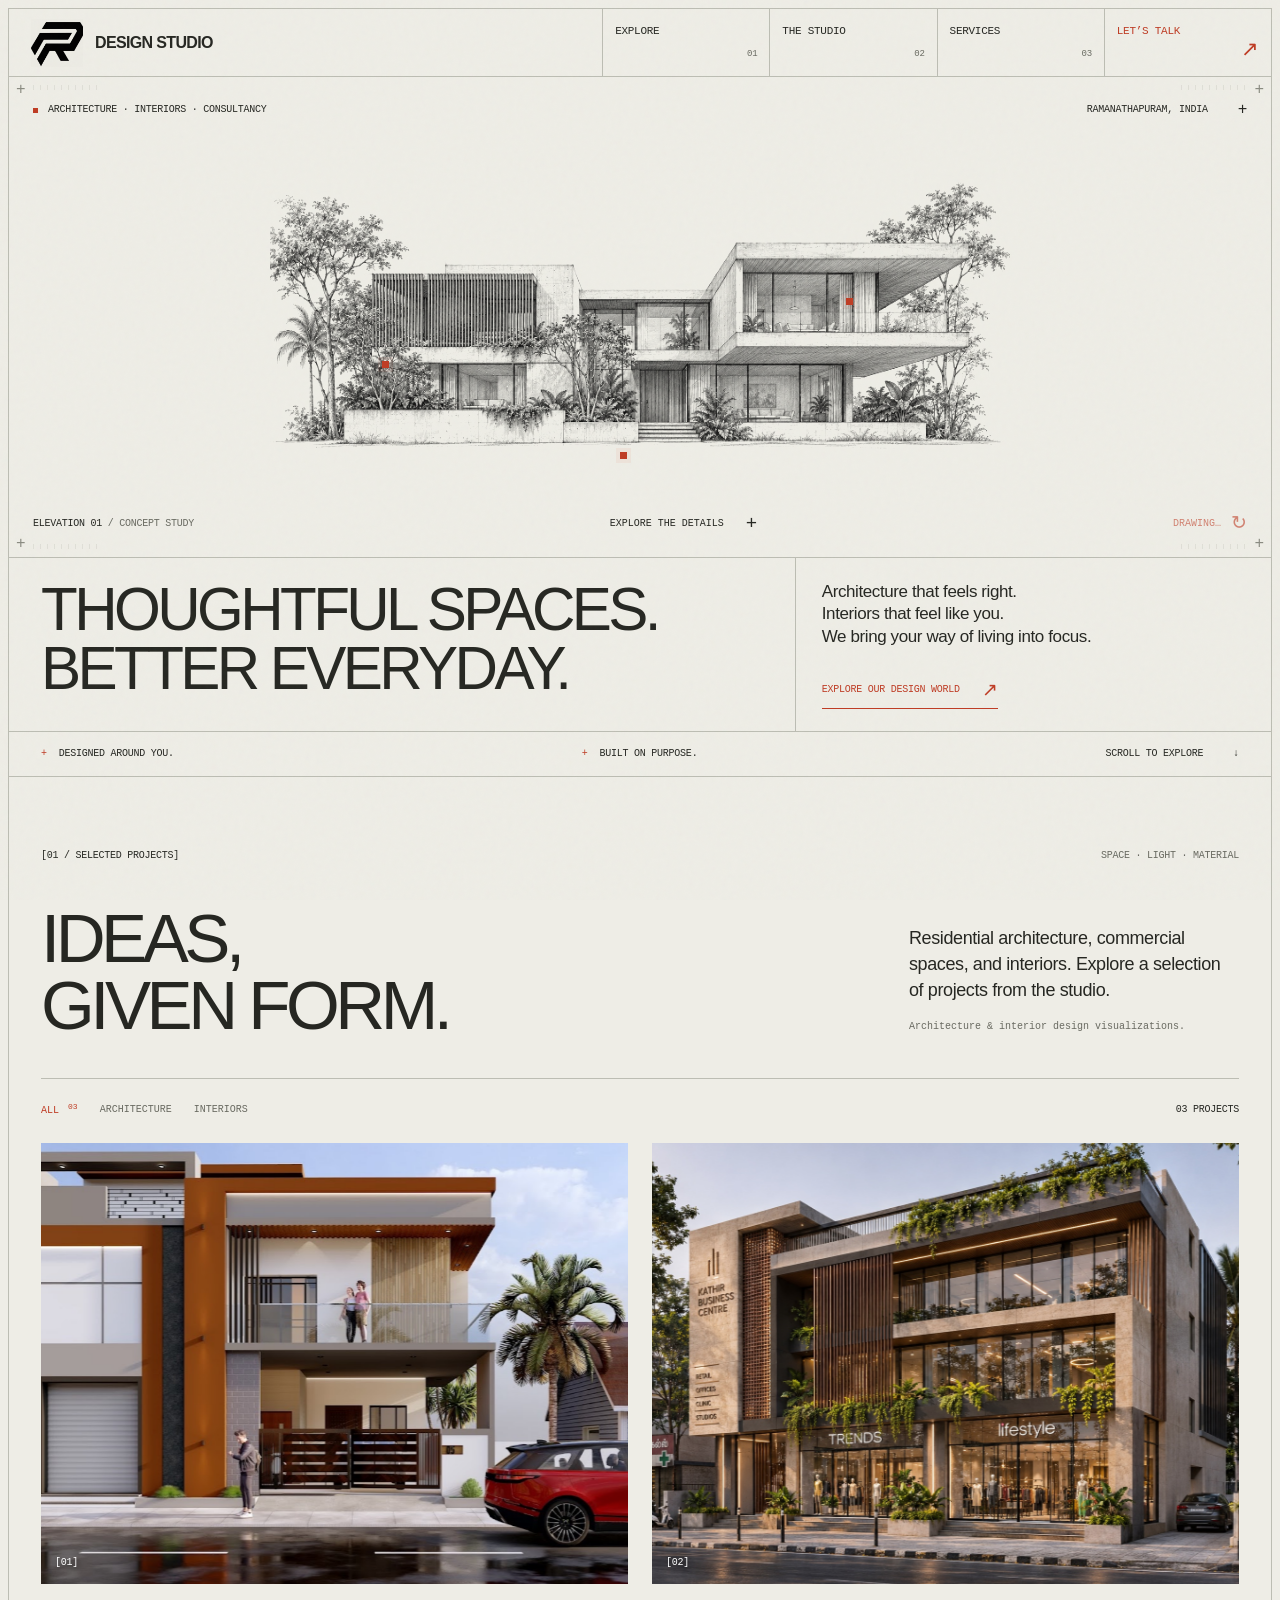
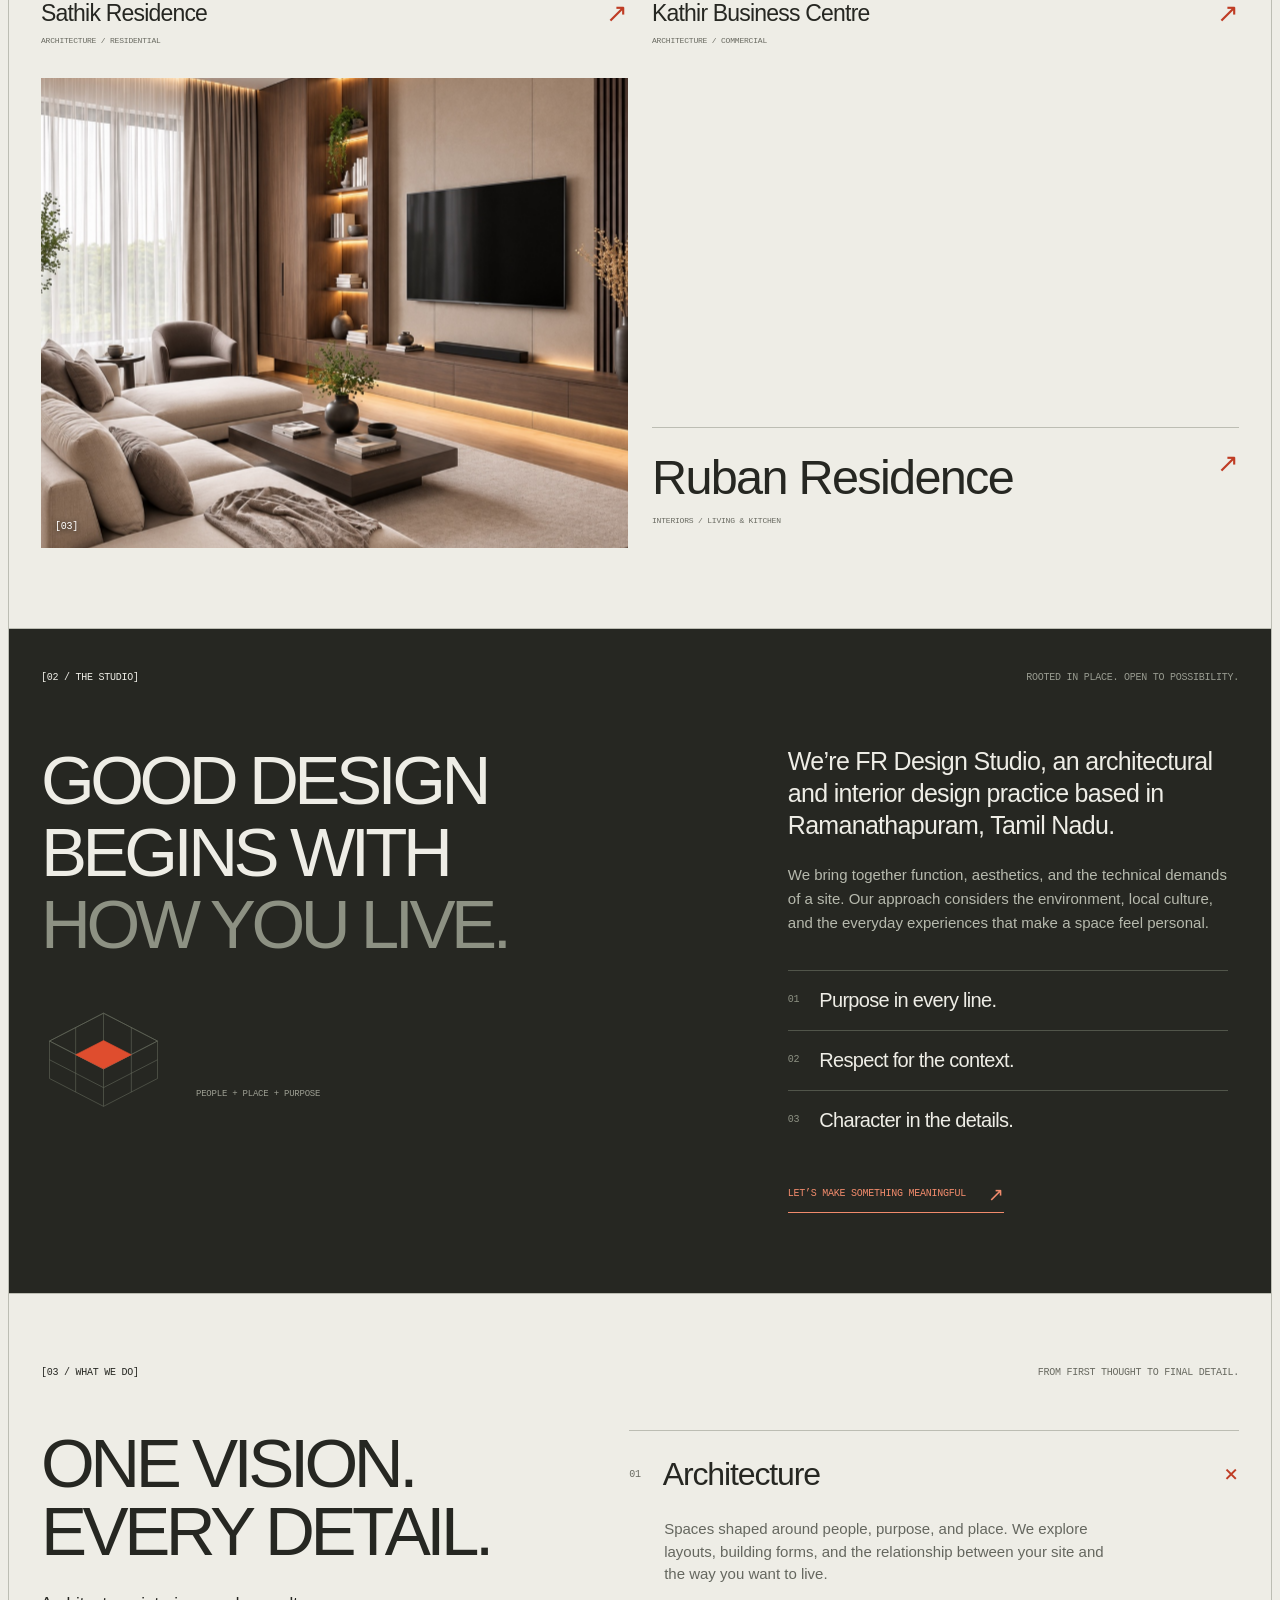
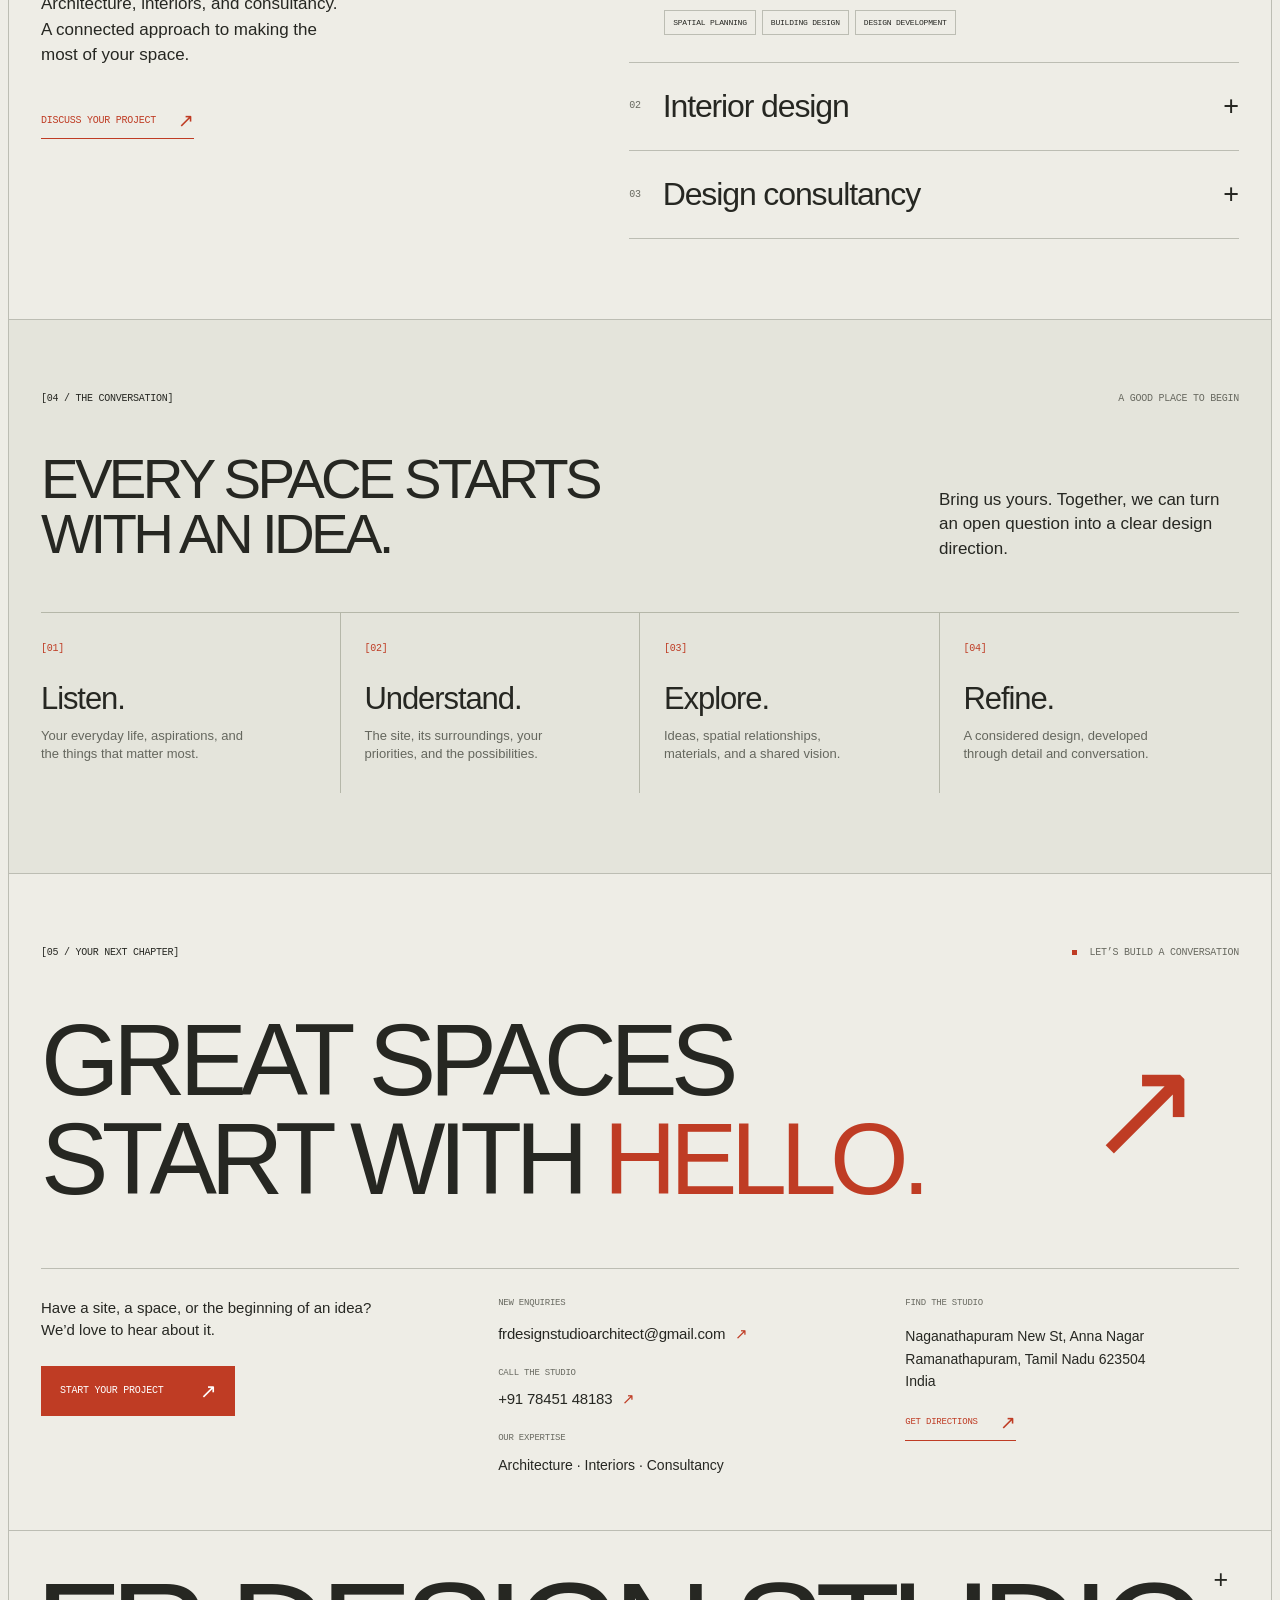
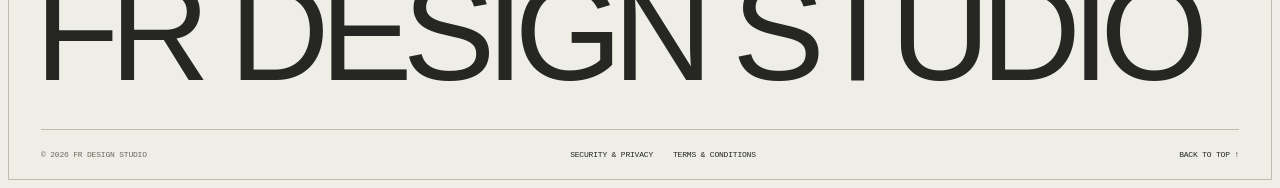
<file: index.html>
<!doctype html>
<html lang="en">
<head>
  <meta charset="UTF-8">
  <meta http-equiv="Content-Security-Policy" content="default-src 'self'; script-src 'self'; style-src 'self'; style-src-attr 'none'; img-src 'self' data:; font-src 'self'; connect-src 'none'; object-src 'none'; base-uri 'none'; form-action 'none'; frame-src 'none'; worker-src 'none'; upgrade-insecure-requests">
  <meta name="referrer" content="no-referrer">
  <meta name="viewport" content="width=device-width, initial-scale=1">
  <meta name="theme-color" content="#eeede6">
  <title>FR Design Studio — Architecture, Interiors & Possibility</title>
  <meta name="description" content="FR Design Studio is an architecture, interior design and consultancy studio in Ramanathapuram, Tamil Nadu. Thoughtful spaces, shaped around you.">
  <link rel="icon" type="image/png" href="favicon.png">
  <link rel="stylesheet" href="styles.css?v=ce79640c9dda">
  <link rel="stylesheet" href="motion.css?v=8e0dd28e5e38">
  <script src="app.js?v=fc1461fe6335" defer></script>
  <script src="motion.js?v=6a55bf99faa0" defer></script>
  <script src="sketch.js?v=bcd93367b807" defer></script>
  <link rel="stylesheet" href="sketch.css?v=379f22d91101">
</head>
<body>
  <a href="#main" class="skip-link">Skip to content</a>
  <div class="site-shell" id="top">
    <header class="site-header">
      <a class="brand" href="#top" aria-label="FR Design Studio home">
        <span class="brand-emblem"><img src="fr-logo.png" width="512" height="512" alt=""></span>
        <span class="brand-secondary">DESIGN STUDIO</span>
      </a>
      <button class="menu-toggle mono" aria-expanded="false" aria-controls="main-nav">MENU <span aria-hidden="true">+</span></button>
      <nav class="main-nav mono" id="main-nav" aria-label="Main navigation">
        <a href="#work">EXPLORE <span>01</span></a>
        <a href="#studio">THE STUDIO <span>02</span></a>
        <a href="#services">SERVICES <span>03</span></a>
        <a class="nav-contact" href="#contact">LET’S TALK <span aria-hidden="true">↗</span></a>
      </nav>
    </header>
    <main id="main">
      <section class="hero" aria-labelledby="hero-title">
        <div class="drawing-frame">
          <div class="drawing-top mono"><span><i class="status-dot"></i> ARCHITECTURE · INTERIORS · CONSULTANCY</span><span>RAMANATHAPURAM, INDIA <span class="small-cross">+</span></span></div>
          <span class="cross cross-tl" aria-hidden="true">+</span><span class="cross cross-tr" aria-hidden="true">+</span><span class="cross cross-bl" aria-hidden="true">+</span><span class="cross cross-br" aria-hidden="true">+</span>
          <div class="ruler ruler-top" aria-hidden="true"></div><div class="ruler ruler-bottom" aria-hidden="true"></div>
          <div class="hero-art">
            <img src="hero-architecture.png" width="1672" height="941" fetchpriority="high" alt="Original pencil drawing of a contemporary tropical home with deep overhangs, timber screens, and planted courtyards">

            <!-- Architectural illustration: reserved content; see COPYRIGHT.md. -->
            <svg class="sketch-overlay" viewBox="0 0 1672 941" fill="none" aria-hidden="true" focusable="false">
              <g class="sketch-guides">
                <path pathLength="1" d="M110 750H1620 M165 795H1580 M165 780V810 M1580 780V810"/>
                <path pathLength="1" d="M1054 250V785 M1598 298V750 M1583 298H1613 M1583 750H1613"/>
                <path pathLength="1" d="M180 347H735 M395 315V780 M230 367V775 M980 405H1610"/>
              </g>
              <g class="sketch-building">
                <path pathLength="1" d="M165 750V676H480V702H665V750 M665 702H832V750 M972 750V706H1482V750"/>
                <path pathLength="1" d="M230 535V368H592L604 388V535 M230 535H604L640 570H245 M395 367V347H684L705 405"/>
                <path pathLength="1" d="M698 405H985L1054 298H1579V333L1370 455 M1054 298V502H1579V535L1315 604 M985 405V541L1054 502 M985 541H824V434H998 M824 541V571H1008L1054 535"/>
                <path pathLength="1" d="M1054 333H1579 M1069 366H1370V501 M1136 366V501 M1258 366V501 M1069 501V366 M1370 455H1530V501"/>
                <path pathLength="1" d="M832 706V584H939V706 M947 706V574H1315V706 M1079 574V706 M1197 574V706 M390 676V573H553V676 M427 573V676 M938 434V541"/>
                <path pathLength="1" d="M832 706H954V716H962V727H969V738H975V750H832 M832 716H954 M832 727H962 M832 738H969"/>
              </g>
              <g class="sketch-screens">
                <path pathLength="1" d="M246 369V533 M264 369V533 M282 369V533 M300 369V533 M318 369V533 M336 369V533 M354 369V533 M372 369V533 M390 369V533 M408 369V533 M426 369V533 M444 369V533 M462 369V533 M480 369V533 M498 369V533 M516 369V533 M534 369V533 M552 369V533 M570 369V533 M588 369V533"/>
              </g>
              <g class="sketch-markers"><circle cx="1054" cy="298" r="7"/><circle cx="230" cy="368" r="7"/><circle cx="832" cy="750" r="7"/></g>
            </svg>
            <button class="hotspot hotspot-one" data-feature="light" aria-expanded="false" aria-label="Explore natural light"><span class="hotspot-dot"></span><span class="hotspot-label mono">01 / LIGHT</span></button>
            <button class="hotspot hotspot-two" data-feature="material" aria-expanded="false" aria-label="Explore honest materials"><span class="hotspot-dot"></span><span class="hotspot-label mono">02 / MATERIAL</span></button>
            <button class="hotspot hotspot-three" data-feature="nature" aria-expanded="false" aria-label="Explore connection to nature"><span class="hotspot-dot"></span><span class="hotspot-label mono">03 / NATURE</span></button>
            <div class="drawing-note" id="drawing-note" hidden><span class="mono" id="note-title"></span><p id="note-copy"></p></div>
          </div>
          <div class="drawing-bottom mono"><span>ELEVATION 01 <span class="muted">/ CONCEPT STUDY</span></span><button id="annotation-toggle" aria-pressed="false">EXPLORE THE DETAILS <span aria-hidden="true">+</span></button><button class="sketch-replay" id="sketch-replay" type="button" hidden><span class="replay-label">REPLAY SKETCH</span><span aria-hidden="true">↻</span></button></div>
        </div>
        <div class="hero-intro">
          <h1 id="hero-title">THOUGHTFUL SPACES.<br>BETTER EVERYDAY.</h1>
          <div class="hero-description"><p>Architecture that feels right.<br>Interiors that feel like you.<br>We bring your way of living into focus.</p><a class="text-link mono" href="#work">EXPLORE OUR DESIGN WORLD <span aria-hidden="true">↗</span></a></div>
        </div>
        <div class="hero-strip mono"><span>DESIGNED AROUND YOU.</span><span>BUILT ON PURPOSE.</span><a href="#work">SCROLL TO EXPLORE <span aria-hidden="true">↓</span></a></div>
      </section>

      <section class="work section-pad" id="work" aria-labelledby="work-title">
        <div class="section-kicker mono"><span>[01 / SELECTED PROJECTS]</span><span>SPACE · LIGHT · MATERIAL</span></div>
        <div class="section-heading"><h2 id="work-title">IDEAS,<br>GIVEN FORM.</h2><div class="section-description"><p>Residential architecture, commercial spaces, and interiors. Explore a selection of projects from the studio.</p><p class="image-disclaimer">Architecture & interior design visualizations.</p></div></div>
        <div class="work-toolbar mono"><div class="filters" role="group" aria-label="Filter projects"><button class="active" data-filter="all" aria-pressed="true">ALL <sup>03</sup></button><button data-filter="architecture" aria-pressed="false">ARCHITECTURE</button><button data-filter="interiors" aria-pressed="false">INTERIORS</button></div><span id="work-count" aria-live="polite">03 PROJECTS</span></div>
        <div class="project-grid">
          <button class="project-card" data-category="architecture" data-project="sathik" aria-label="Explore Sathik Residence"><div class="project-image"><img src="sathik-residence.jpg" alt="Sathik Residence visualization with a terracotta vertical frame and shaded balcony" loading="lazy" width="1360" height="765"><span class="project-view mono">VIEW PROJECT ↗</span><span class="project-index mono">[01]</span></div><div class="project-meta"><div><h3>Sathik Residence</h3><p class="mono">ARCHITECTURE / RESIDENTIAL</p></div><span class="project-arrow" aria-hidden="true">↗</span></div></button>
          <button class="project-card" data-category="architecture" data-project="kathir" aria-label="Explore Kathir Business Centre"><div class="project-image"><img src="kathir-business-centre.jpg" alt="Kathir Business Centre visualization with glass storefronts, vertical screens, and planted terraces" loading="lazy" width="1536" height="1024"><span class="project-view mono">VIEW PROJECT ↗</span><span class="project-index mono">[02]</span></div><div class="project-meta"><div><h3>Kathir Business Centre</h3><p class="mono">ARCHITECTURE / COMMERCIAL</p></div><span class="project-arrow" aria-hidden="true">↗</span></div></button>
          <button class="project-card" data-category="interiors" data-project="ruban" aria-label="Explore Ruban Residence"><div class="project-image"><img src="ruban-living-room.jpg" alt="Ruban Residence living room visualization with walnut joinery, soft upholstery, and warm integrated lighting" loading="lazy" width="1122" height="1402"><span class="project-view mono">VIEW PROJECT ↗</span><span class="project-index mono">[03]</span></div><div class="project-meta"><div><h3>Ruban Residence</h3><p class="mono">INTERIORS / LIVING & KITCHEN</p></div><span class="project-arrow" aria-hidden="true">↗</span></div></button>
        </div>
      </section>

      <section class="studio section-pad" id="studio" aria-labelledby="studio-title">
        <div class="section-kicker mono"><span>[02 / THE STUDIO]</span><span>ROOTED IN PLACE. OPEN TO POSSIBILITY.</span></div>
        <div class="studio-grid"><div><h2 id="studio-title">GOOD DESIGN<br>BEGINS WITH<br><span>HOW YOU LIVE.</span></h2><div class="studio-symbol" aria-hidden="true"><svg viewBox="0 0 220 180" fill="none"><path d="m110 12 95 49v66l-95 49-95-49V61L110 12Zm0 0v66m95-17-95 49-95-49m95 49v66M15 94l95 49 95-49M61 37v114m98-114v114M15 61l95-49 95 49-95 49-95-49Z" stroke="currentColor" stroke-width="1"/><path d="m61 85 49-25 49 25-49 25-49-25Z" fill="#df4d2e" stroke="#df4d2e"/></svg><span class="mono">PEOPLE + PLACE + PURPOSE</span></div></div><div class="studio-copy"><p class="lead">We’re FR Design Studio, an architectural and interior design practice based in Ramanathapuram, Tamil Nadu.</p><p>We bring together function, aesthetics, and the technical demands of a site. Our approach considers the environment, local culture, and the everyday experiences that make a space feel personal.</p><div class="studio-values"><div><span class="mono">01</span><h3>Purpose in every line.</h3></div><div><span class="mono">02</span><h3>Respect for the context.</h3></div><div><span class="mono">03</span><h3>Character in the details.</h3></div></div><a href="#contact" class="text-link mono">LET’S MAKE SOMETHING MEANINGFUL <span aria-hidden="true">↗</span></a></div></div>
      </section>

      <section class="services section-pad" id="services" aria-labelledby="services-title">
        <div class="section-kicker mono"><span>[03 / WHAT WE DO]</span><span>FROM FIRST THOUGHT TO FINAL DETAIL.</span></div>
        <div class="services-grid"><div class="services-intro"><h2 id="services-title">ONE VISION.<br>EVERY DETAIL.</h2><p>Architecture, interiors, and consultancy. A connected approach to making the most of your space.</p><button class="text-link mono" data-open-enquiry>DISCUSS YOUR PROJECT <span aria-hidden="true">↗</span></button></div><div class="service-list">
          <details open><summary><span class="mono">01</span><h3>Architecture</h3><span class="detail-icon" aria-hidden="true">+</span></summary><div class="service-body"><p>Spaces shaped around people, purpose, and place. We explore layouts, building forms, and the relationship between your site and the way you want to live.</p><div class="service-tags mono"><span>SPATIAL PLANNING</span><span>BUILDING DESIGN</span><span>DESIGN DEVELOPMENT</span></div></div></details>
          <details><summary><span class="mono">02</span><h3>Interior design</h3><span class="detail-icon" aria-hidden="true">+</span></summary><div class="service-body"><p>Interiors that balance practical needs with an individual sense of home. We bring layout, materials, colour, light, and detail into a coherent whole.</p><div class="service-tags mono"><span>SPACE PLANNING</span><span>MATERIAL PALETTES</span><span>INTERIOR DETAILING</span></div></div></details>
          <details><summary><span class="mono">03</span><h3>Design consultancy</h3><span class="detail-icon" aria-hidden="true">+</span></summary><div class="service-body"><p>A clear perspective on your next move. Discuss your ideas, site, priorities, and design questions with the studio to define a thoughtful direction.</p><div class="service-tags mono"><span>DESIGN REVIEW</span><span>SITE RESPONSE</span><span>PROJECT DIRECTION</span></div></div></details>
        </div></div>
      </section>

      <section class="process section-pad" aria-labelledby="process-title"><div class="section-kicker mono"><span>[04 / THE CONVERSATION]</span><span>A GOOD PLACE TO BEGIN</span></div><div class="process-heading"><h2 id="process-title">EVERY SPACE STARTS<br>WITH AN IDEA.</h2><p>Bring us yours. Together, we can turn an open question into a clear design direction.</p></div><div class="process-steps"><article><span class="mono">[01]</span><h3>Listen.</h3><p>Your everyday life, aspirations, and the things that matter most.</p></article><article><span class="mono">[02]</span><h3>Understand.</h3><p>The site, its surroundings, your priorities, and the possibilities.</p></article><article><span class="mono">[03]</span><h3>Explore.</h3><p>Ideas, spatial relationships, materials, and a shared vision.</p></article><article><span class="mono">[04]</span><h3>Refine.</h3><p>A considered design, developed through detail and conversation.</p></article></div></section>

      <section class="contact section-pad" id="contact" aria-labelledby="contact-title"><div class="section-kicker mono"><span>[05 / YOUR NEXT CHAPTER]</span><span><i class="status-dot"></i> LET’S BUILD A CONVERSATION</span></div><div class="contact-heading"><h2 id="contact-title">GREAT SPACES<br>START WITH <span>HELLO.</span></h2><button class="contact-arrow" data-open-enquiry aria-label="Start a project enquiry">↗</button></div><div class="contact-grid"><div class="contact-start"><p>Have a site, a space, or the beginning of an idea?<br>We’d love to hear about it.</p><button class="solid-button mono" data-open-enquiry>START YOUR PROJECT <span aria-hidden="true">↗</span></button></div><div><span class="mono footer-label">NEW ENQUIRIES</span><a class="email-link" href="mailto:frdesignstudioarchitect@gmail.com">frdesignstudioarchitect@gmail.com <span aria-hidden="true">↗</span></a><span class="mono footer-label second-label">CALL THE STUDIO</span><a class="email-link" href="tel:+917845148183">+91 78451 48183 <span aria-hidden="true">↗</span></a><span class="mono footer-label second-label">OUR EXPERTISE</span><p>Architecture · Interiors · Consultancy</p></div><div><span class="mono footer-label">FIND THE STUDIO</span><address>Naganathapuram New St, Anna Nagar<br>Ramanathapuram, Tamil Nadu 623504<br>India</address><a href="https://share.google/4JzlIiijee9257jaK" target="_blank" rel="noopener noreferrer" class="text-link mono">GET DIRECTIONS <span aria-hidden="true">↗</span></a></div></div></section>
    </main>
    <footer class="site-footer"><div class="footer-wordmark" aria-hidden="true">FR DESIGN STUDIO<span>+</span></div><div class="footer-bottom mono"><span>© <span id="year">2026</span> FR DESIGN STUDIO</span><nav class="footer-policies" aria-label="Policies"><a href="security.html">SECURITY & PRIVACY</a><a href="terms.html">TERMS & CONDITIONS</a></nav><a href="#top">BACK TO TOP ↑</a></div></footer>
  </div>

  <dialog id="project-dialog" class="project-dialog" aria-labelledby="project-dialog-title"><button class="dialog-close mono" data-close-dialog aria-label="Close project">CLOSE ×</button><div class="project-gallery"><img id="project-dialog-image" src="sathik-residence.jpg" alt=""><div class="gallery-controls"><button id="gallery-previous" class="mono" aria-label="Previous project image">←</button><p id="gallery-caption" class="mono" aria-live="polite"></p><button id="gallery-next" class="mono" aria-label="Next project image">→</button></div><div id="gallery-thumbnails" class="gallery-thumbnails" role="group" aria-label="Project images"></div></div><div class="project-dialog-content"><span class="mono" id="project-dialog-category"></span><h2 id="project-dialog-title"></h2><p id="project-dialog-copy"></p><div class="project-notes" id="project-dialog-notes"></div><p class="image-disclaimer">Project design visualizations. Materials and details may evolve during design development.</p><button class="solid-button mono" data-open-enquiry>DISCUSS A PROJECT WITH US <span>↗</span></button></div></dialog>

  <dialog id="enquiry-dialog" class="enquiry-dialog" aria-labelledby="enquiry-title"><button class="dialog-close mono" data-close-dialog aria-label="Close project enquiry">CLOSE ×</button><span class="mono">[LET’S CREATE SOMETHING THOUGHTFUL]</span><h2 id="enquiry-title">TELL US<br>YOUR IDEA.</h2><p>Start with a few details. We’ll prepare an email for you to send to the studio.</p><form id="enquiry-form"><div class="form-row"><label>Your name<input name="name" autocomplete="name" placeholder="Name" required maxlength="120"></label><label>Email address<input type="email" name="email" autocomplete="email" placeholder="you@example.com" required maxlength="200"></label></div><div class="form-row"><label>I’m interested in<select name="service" required><option value="">Select a service</option><option>Architecture</option><option>Interior design</option><option>Design consultancy</option><option>Architecture & interiors</option></select></label><label>Project location<input name="location" placeholder="Town or city" maxlength="200"></label></div><label>About your project<textarea name="message" rows="4" placeholder="Tell us about your space, priorities, or what you have in mind…" required maxlength="3000"></textarea></label><button type="submit" class="solid-button mono">COMPOSE ENQUIRY <span aria-hidden="true">↗</span></button><p class="form-note">Opens your email app. Your enquiry is sent only when you send the email. <a href="security.html">Security & privacy</a> · <a href="terms.html">Terms & conditions</a>.</p><p id="form-status" class="form-status" role="status" hidden>Your email draft is ready. If your email app didn’t open, <button type="button" id="download-brief">download your brief</button> and email it to <a href="mailto:frdesignstudioarchitect@gmail.com">frdesignstudioarchitect@gmail.com</a>.</p></form></dialog>
</body>
</html>
</file>
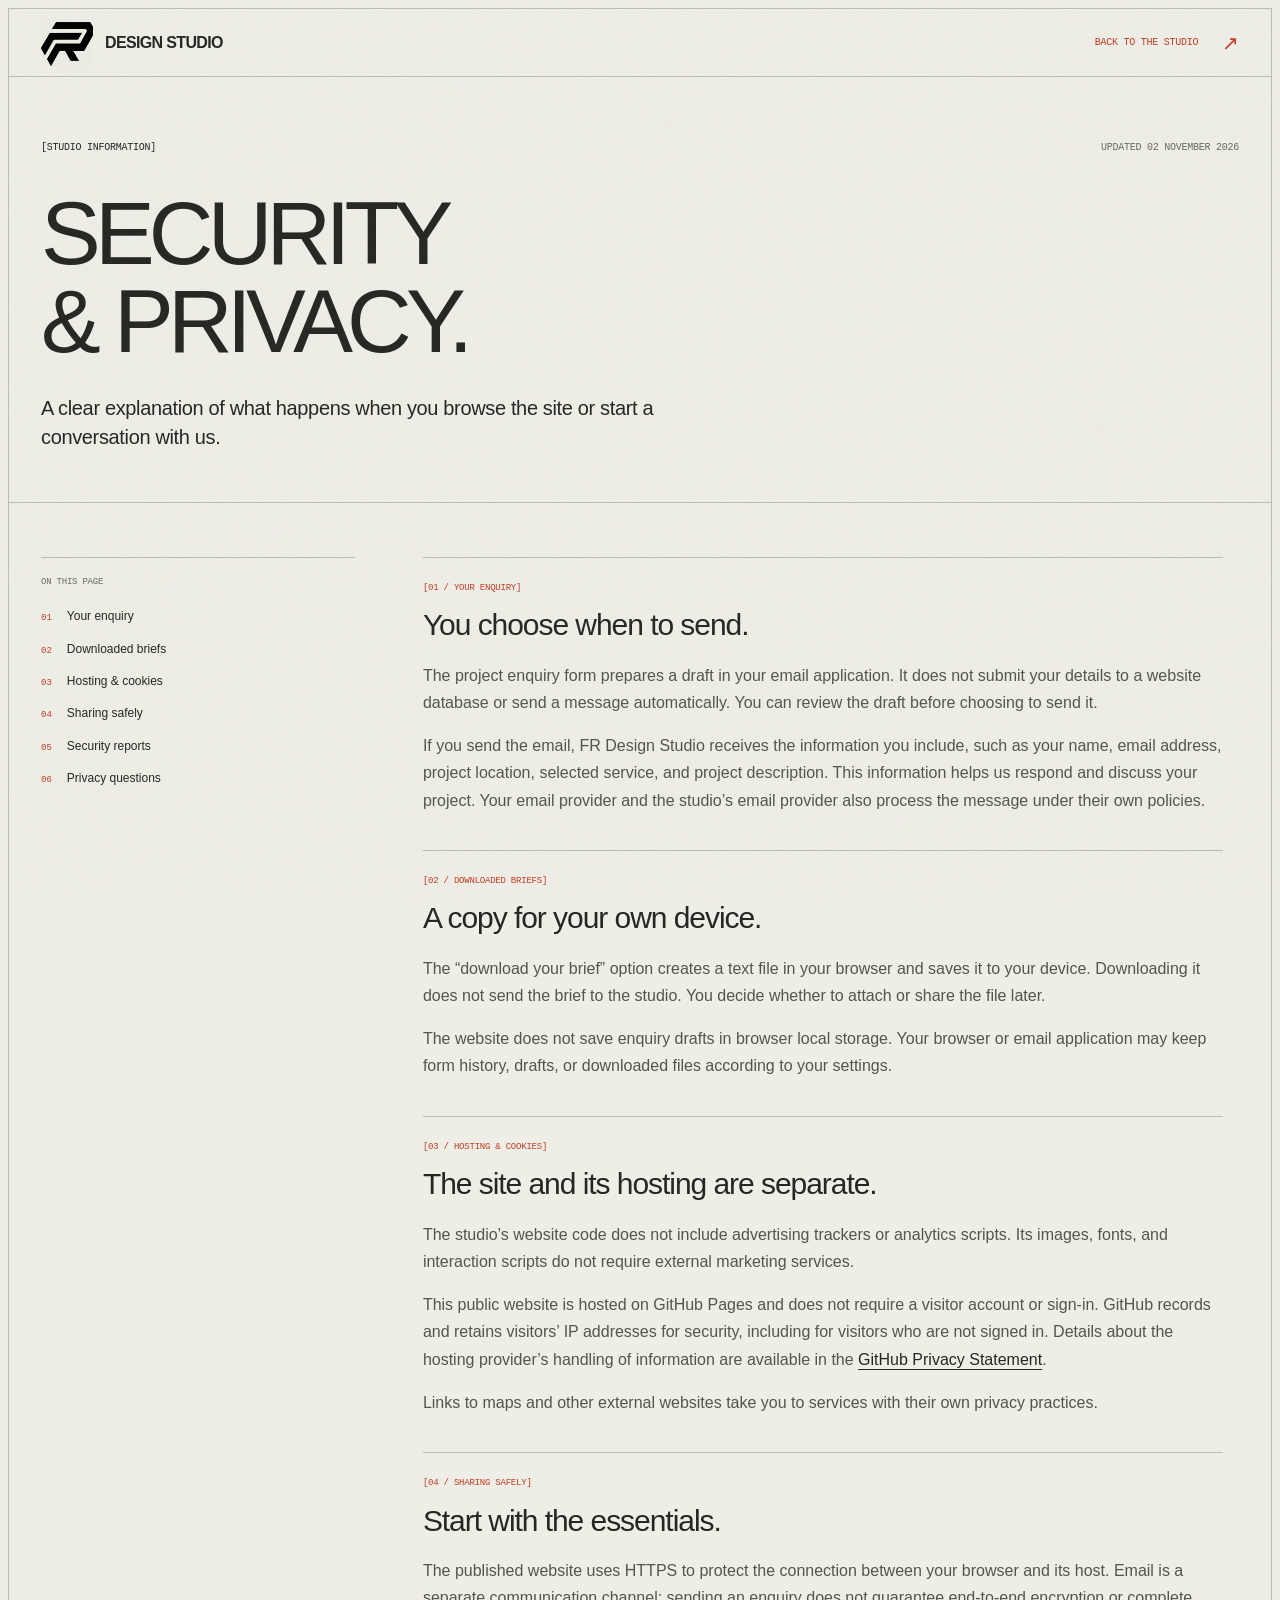
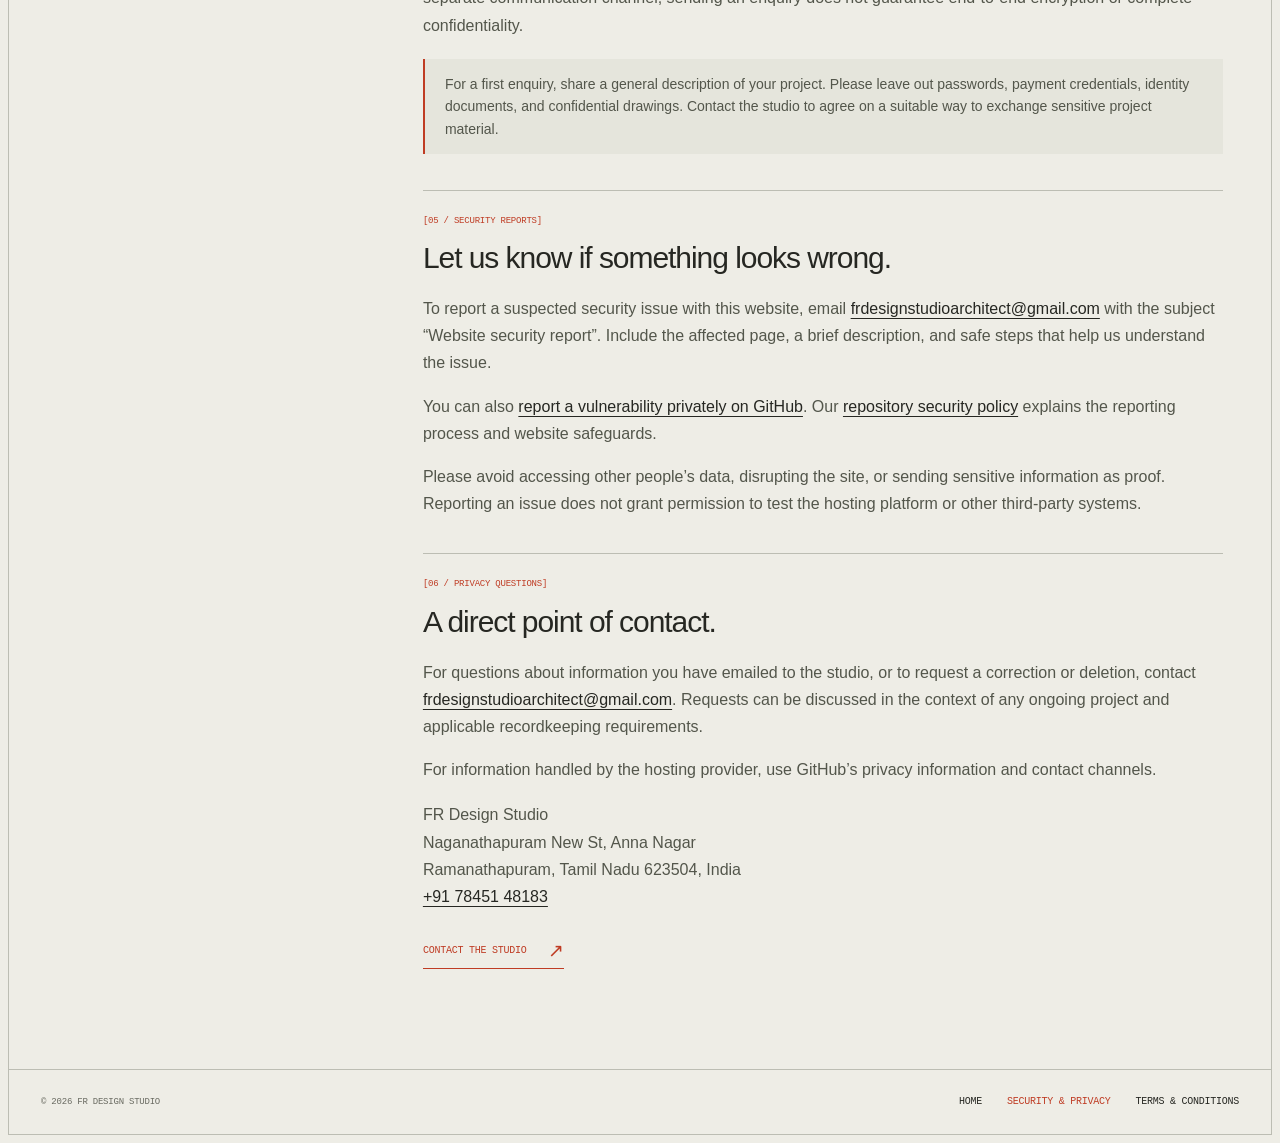
<file: security.html>
<!doctype html>
<html lang="en">
<head>
  <meta charset="UTF-8">
  <meta http-equiv="Content-Security-Policy" content="default-src 'self'; script-src 'self'; style-src 'self'; style-src-attr 'none'; img-src 'self' data:; font-src 'self'; connect-src 'none'; object-src 'none'; base-uri 'none'; form-action 'none'; frame-src 'none'; worker-src 'none'; upgrade-insecure-requests">
  <meta name="referrer" content="no-referrer">
  <meta name="viewport" content="width=device-width, initial-scale=1">
  <meta name="theme-color" content="#eeede6">
  <title>Security & Privacy — FR Design Studio</title>
  <meta name="description" content="How the FR Design Studio website handles enquiries, local downloads, hosting, privacy, and security reports.">
  <link rel="icon" type="image/png" href="favicon.png">
  <link rel="stylesheet" href="styles.css?v=ce79640c9dda">
  <link rel="stylesheet" href="legal.css?v=93a50b70bf02">
  <link rel="stylesheet" href="motion.css?v=8e0dd28e5e38">
  <script src="motion.js?v=6a55bf99faa0" defer></script>
</head>
<body>
  <a href="#main" class="skip-link">Skip to content</a>
  <div class="site-shell" id="top">
    <header class="legal-header">
      <a class="legal-brand brand" href="index.html" aria-label="FR Design Studio home"><span class="brand-emblem"><img src="fr-logo.png" width="512" height="512" alt=""></span><span class="brand-secondary">DESIGN STUDIO</span></a>
      <a class="legal-home mono" href="index.html">BACK TO THE STUDIO <span aria-hidden="true">↗</span></a>
    </header>
    <main id="main">
      <section class="legal-hero" aria-labelledby="page-title">
        <div class="section-kicker mono"><span>[STUDIO INFORMATION]</span><span>UPDATED 02 NOVEMBER 2026</span></div>
        <h1 id="page-title">SECURITY<br>& PRIVACY.</h1>
        <p>A clear explanation of what happens when you browse the site or start a conversation with us.</p>
      </section>
      <div class="legal-layout">
        <nav class="legal-index" aria-label="On this page"><span class="mono">ON THIS PAGE</span><ol><li><a href="#enquiries">Your enquiry</a></li><li><a href="#local-files">Downloaded briefs</a></li><li><a href="#hosting">Hosting & cookies</a></li><li><a href="#safe-sharing">Sharing safely</a></li><li><a href="#reports">Security reports</a></li><li><a href="#privacy-contact">Privacy questions</a></li></ol></nav>
        <div class="legal-content">
          <section class="legal-section" id="enquiries" aria-labelledby="enquiries-title"><span class="mono">[01 / YOUR ENQUIRY]</span><h2 id="enquiries-title">You choose when to send.</h2><p>The project enquiry form prepares a draft in your email application. It does not submit your details to a website database or send a message automatically. You can review the draft before choosing to send it.</p><p>If you send the email, FR Design Studio receives the information you include, such as your name, email address, project location, selected service, and project description. This information helps us respond and discuss your project. Your email provider and the studio’s email provider also process the message under their own policies.</p></section>
          <section class="legal-section" id="local-files" aria-labelledby="local-files-title"><span class="mono">[02 / DOWNLOADED BRIEFS]</span><h2 id="local-files-title">A copy for your own device.</h2><p>The “download your brief” option creates a text file in your browser and saves it to your device. Downloading it does not send the brief to the studio. You decide whether to attach or share the file later.</p><p>The website does not save enquiry drafts in browser local storage. Your browser or email application may keep form history, drafts, or downloaded files according to your settings.</p></section>
          <section class="legal-section" id="hosting" aria-labelledby="hosting-title"><span class="mono">[03 / HOSTING & COOKIES]</span><h2 id="hosting-title">The site and its hosting are separate.</h2><p>The studio’s website code does not include advertising trackers or analytics scripts. Its images, fonts, and interaction scripts do not require external marketing services.</p><p>This public website is hosted on GitHub Pages and does not require a visitor account or sign-in. GitHub records and retains visitors’ IP addresses for security, including for visitors who are not signed in. Details about the hosting provider’s handling of information are available in the <a href="https://docs.github.com/en/site-policy/privacy-policies/github-general-privacy-statement" target="_blank" rel="noopener noreferrer">GitHub Privacy Statement</a>.</p><p>Links to maps and other external websites take you to services with their own privacy practices.</p></section>
          <section class="legal-section" id="safe-sharing" aria-labelledby="safe-sharing-title"><span class="mono">[04 / SHARING SAFELY]</span><h2 id="safe-sharing-title">Start with the essentials.</h2><p>The published website uses HTTPS to protect the connection between your browser and its host. Email is a separate communication channel; sending an enquiry does not guarantee end-to-end encryption or complete confidentiality.</p><div class="legal-callout"><p>For a first enquiry, share a general description of your project. Please leave out passwords, payment credentials, identity documents, and confidential drawings. Contact the studio to agree on a suitable way to exchange sensitive project material.</p></div></section>
          <section class="legal-section" id="reports" aria-labelledby="reports-title"><span class="mono">[05 / SECURITY REPORTS]</span><h2 id="reports-title">Let us know if something looks wrong.</h2><p>To report a suspected security issue with this website, email <a href="mailto:frdesignstudioarchitect@gmail.com?subject=Website%20security%20report">frdesignstudioarchitect@gmail.com</a> with the subject “Website security report”. Include the affected page, a brief description, and safe steps that help us understand the issue.</p><p>You can also <a href="https://github.com/faizalrahman-55/frdesignstudioarchitects/security/advisories" target="_blank" rel="noopener noreferrer">report a vulnerability privately on GitHub</a>. Our <a href="https://github.com/faizalrahman-55/frdesignstudioarchitects/blob/main/SECURITY.md" target="_blank" rel="noopener noreferrer">repository security policy</a> explains the reporting process and website safeguards.</p><p>Please avoid accessing other people’s data, disrupting the site, or sending sensitive information as proof. Reporting an issue does not grant permission to test the hosting platform or other third-party systems.</p></section>
          <section class="legal-section" id="privacy-contact" aria-labelledby="privacy-contact-title"><span class="mono">[06 / PRIVACY QUESTIONS]</span><h2 id="privacy-contact-title">A direct point of contact.</h2><p>For questions about information you have emailed to the studio, or to request a correction or deletion, contact <a href="mailto:frdesignstudioarchitect@gmail.com?subject=Privacy%20enquiry">frdesignstudioarchitect@gmail.com</a>. Requests can be discussed in the context of any ongoing project and applicable recordkeeping requirements.</p><p>For information handled by the hosting provider, use GitHub’s privacy information and contact channels.</p><address>FR Design Studio<br>Naganathapuram New St, Anna Nagar<br>Ramanathapuram, Tamil Nadu 623504, India<br><a href="tel:+917845148183">+91 78451 48183</a></address><a class="text-link mono" href="index.html#contact">CONTACT THE STUDIO <span aria-hidden="true">↗</span></a></section>
        </div>
      </div>
    </main>
    <footer class="legal-footer"><span class="mono">© 2026 FR DESIGN STUDIO</span><nav class="mono" aria-label="Footer navigation"><a href="index.html">HOME</a><a href="security.html" aria-current="page">SECURITY & PRIVACY</a><a href="terms.html">TERMS & CONDITIONS</a></nav></footer>
  </div>
</body>
</html>
</file>
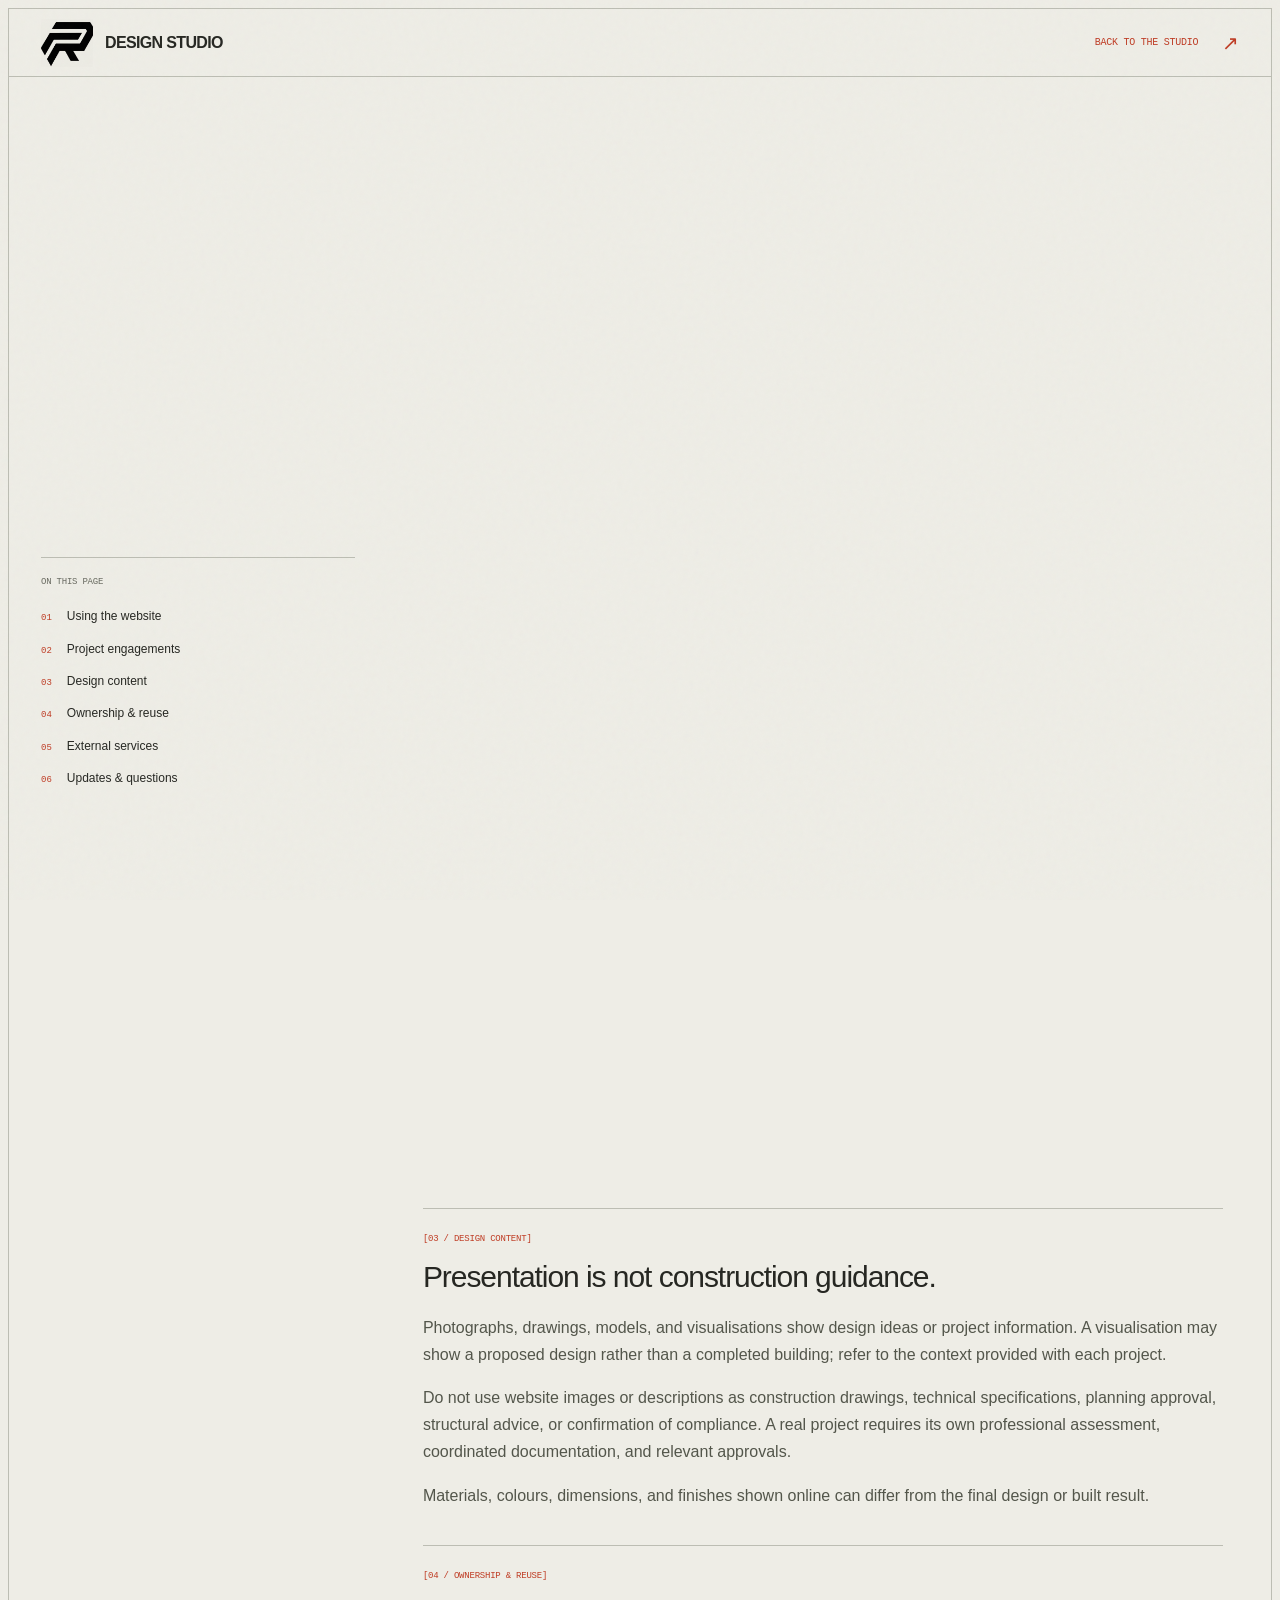
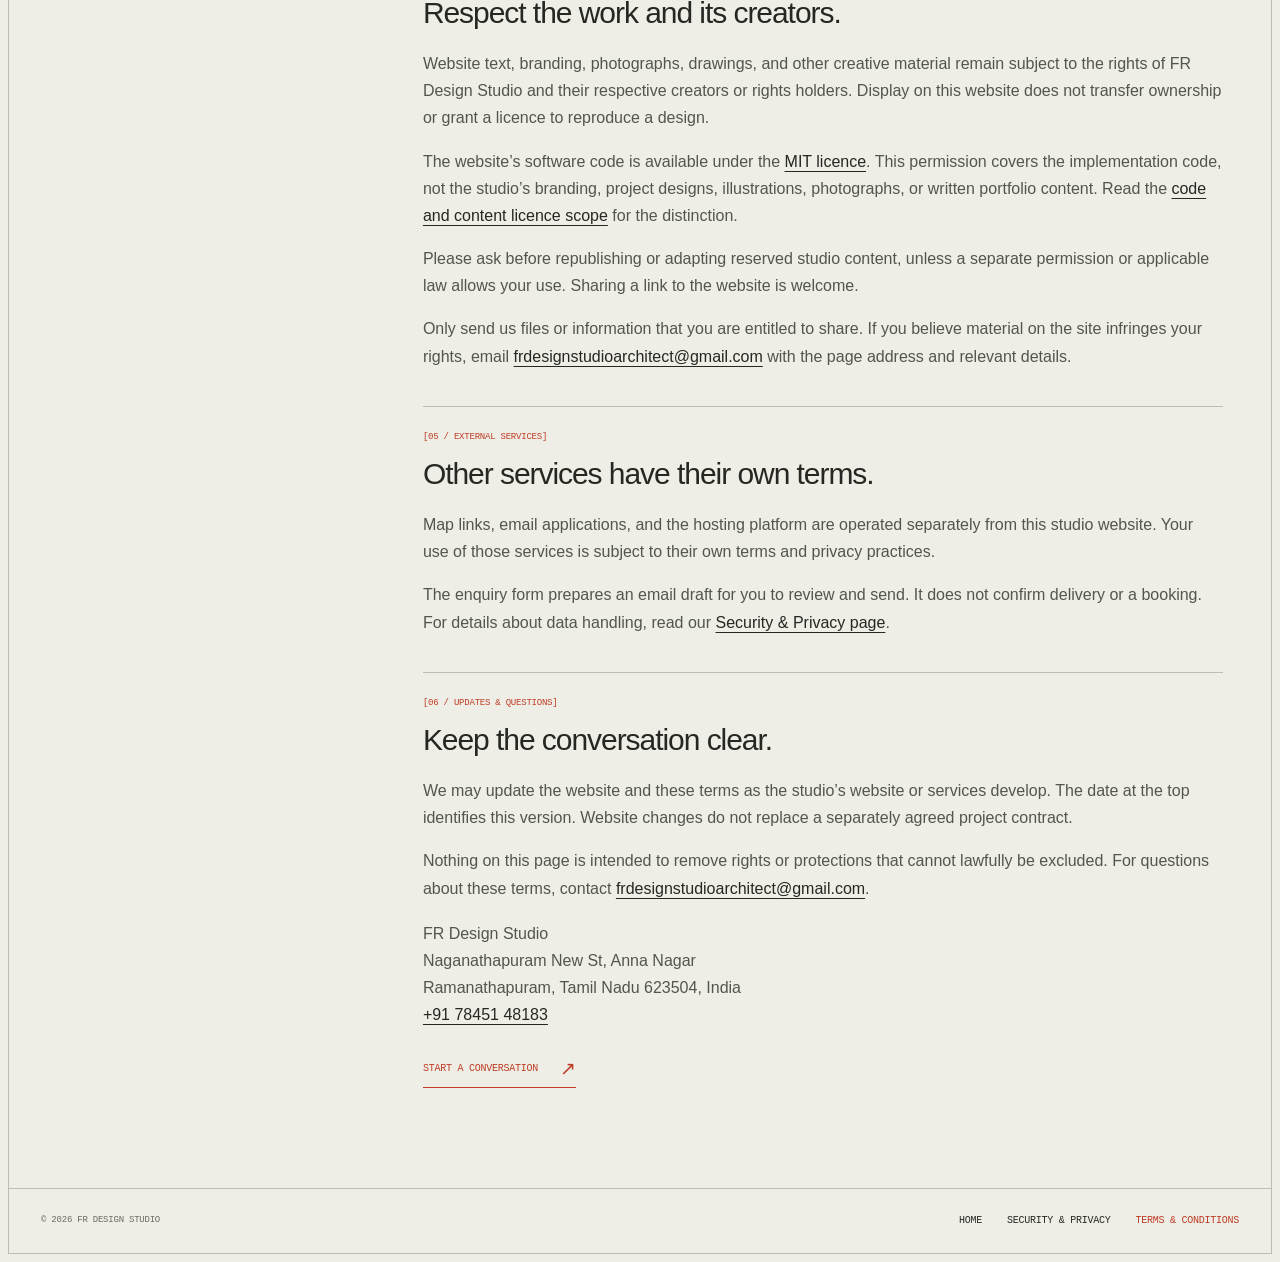
<file: terms.html>
<!doctype html>
<html lang="en">
<head>
  <meta charset="UTF-8">
  <meta http-equiv="Content-Security-Policy" content="default-src 'self'; script-src 'self'; style-src 'self'; style-src-attr 'none'; img-src 'self' data:; font-src 'self'; connect-src 'none'; object-src 'none'; base-uri 'none'; form-action 'none'; frame-src 'none'; worker-src 'none'; upgrade-insecure-requests">
  <meta name="referrer" content="no-referrer">
  <meta name="viewport" content="width=device-width, initial-scale=1">
  <meta name="theme-color" content="#eeede6">
  <title>Terms & Conditions — FR Design Studio</title>
  <meta name="description" content="Terms for using the FR Design Studio website, viewing project content, and making an initial design enquiry.">
  <link rel="icon" type="image/png" href="favicon.png">
  <link rel="stylesheet" href="styles.css?v=ce79640c9dda">
  <link rel="stylesheet" href="legal.css?v=93a50b70bf02">
  <link rel="stylesheet" href="motion.css?v=8e0dd28e5e38">
  <script src="motion.js?v=6a55bf99faa0" defer></script>
</head>
<body>
  <a href="#main" class="skip-link">Skip to content</a>
  <div class="site-shell" id="top">
    <header class="legal-header">
      <a class="legal-brand brand" href="index.html" aria-label="FR Design Studio home"><span class="brand-emblem"><img src="fr-logo.png" width="512" height="512" alt=""></span><span class="brand-secondary">DESIGN STUDIO</span></a>
      <a class="legal-home mono" href="index.html">BACK TO THE STUDIO <span aria-hidden="true">↗</span></a>
    </header>
    <main id="main">
      <section class="legal-hero" aria-labelledby="page-title">
        <div class="section-kicker mono"><span>[STUDIO INFORMATION]</span><span>UPDATED 02 NOVEMBER 2026</span></div>
        <h1 id="page-title">TERMS<br>& CONDITIONS.</h1>
        <p>Guidance for using this website and taking the first step towards a project with FR Design Studio.</p>
      </section>
      <div class="legal-layout">
        <nav class="legal-index" aria-label="On this page"><span class="mono">ON THIS PAGE</span><ol><li><a href="#website">Using the website</a></li><li><a href="#engagement">Project engagements</a></li><li><a href="#design-content">Design content</a></li><li><a href="#ownership">Ownership & reuse</a></li><li><a href="#external">External services</a></li><li><a href="#questions">Updates & questions</a></li></ol></nav>
        <div class="legal-content">
          <section class="legal-section" id="website" aria-labelledby="website-title"><span class="mono">[01 / USING THE WEBSITE]</span><h2 id="website-title">An introduction to the studio.</h2><p>This website presents FR Design Studio’s architecture, interior design, and consultancy services. You may browse it, share links, and contact us about a potential project.</p><p>Please use the site lawfully and respectfully. Do not attempt to access restricted systems, interfere with the website, impersonate another person, or use the enquiry tools to send harmful or unlawful material.</p></section>
          <section class="legal-section" id="engagement" aria-labelledby="engagement-title"><span class="mono">[02 / PROJECT ENGAGEMENTS]</span><h2 id="engagement-title">A conversation comes first.</h2><p>Sending an enquiry starts a discussion. It does not by itself appoint the studio, reserve availability, confirm a fee, or commit either party to a project.</p><p>Before work begins, the project scope, fees, deliverables, programme, responsibilities, and any other relevant terms should be agreed separately in writing. The terms of that project agreement govern the commissioned work.</p><div class="legal-callout"><p>Website descriptions are general. The services appropriate for your project depend on its location, site conditions, requirements, and agreed scope.</p></div></section>
          <section class="legal-section" id="design-content" aria-labelledby="design-content-title"><span class="mono">[03 / DESIGN CONTENT]</span><h2 id="design-content-title">Presentation is not construction guidance.</h2><p>Photographs, drawings, models, and visualisations show design ideas or project information. A visualisation may show a proposed design rather than a completed building; refer to the context provided with each project.</p><p>Do not use website images or descriptions as construction drawings, technical specifications, planning approval, structural advice, or confirmation of compliance. A real project requires its own professional assessment, coordinated documentation, and relevant approvals.</p><p>Materials, colours, dimensions, and finishes shown online can differ from the final design or built result.</p></section>
          <section class="legal-section" id="ownership" aria-labelledby="ownership-title"><span class="mono">[04 / OWNERSHIP & REUSE]</span><h2 id="ownership-title">Respect the work and its creators.</h2><p>Website text, branding, photographs, drawings, and other creative material remain subject to the rights of FR Design Studio and their respective creators or rights holders. Display on this website does not transfer ownership or grant a licence to reproduce a design.</p><p>The website’s software code is available under the <a href="https://github.com/faizalrahman-55/frdesignstudioarchitects/blob/main/LICENSE" target="_blank" rel="noopener noreferrer">MIT licence</a>. This permission covers the implementation code, not the studio’s branding, project designs, illustrations, photographs, or written portfolio content. Read the <a href="https://github.com/faizalrahman-55/frdesignstudioarchitects/blob/main/COPYRIGHT.md" target="_blank" rel="noopener noreferrer">code and content licence scope</a> for the distinction.</p><p>Please ask before republishing or adapting reserved studio content, unless a separate permission or applicable law allows your use. Sharing a link to the website is welcome.</p><p>Only send us files or information that you are entitled to share. If you believe material on the site infringes your rights, email <a href="mailto:frdesignstudioarchitect@gmail.com?subject=Website%20content%20enquiry">frdesignstudioarchitect@gmail.com</a> with the page address and relevant details.</p></section>
          <section class="legal-section" id="external" aria-labelledby="external-title"><span class="mono">[05 / EXTERNAL SERVICES]</span><h2 id="external-title">Other services have their own terms.</h2><p>Map links, email applications, and the hosting platform are operated separately from this studio website. Your use of those services is subject to their own terms and privacy practices.</p><p>The enquiry form prepares an email draft for you to review and send. It does not confirm delivery or a booking. For details about data handling, read our <a href="security.html">Security & Privacy page</a>.</p></section>
          <section class="legal-section" id="questions" aria-labelledby="questions-title"><span class="mono">[06 / UPDATES & QUESTIONS]</span><h2 id="questions-title">Keep the conversation clear.</h2><p>We may update the website and these terms as the studio’s website or services develop. The date at the top identifies this version. Website changes do not replace a separately agreed project contract.</p><p>Nothing on this page is intended to remove rights or protections that cannot lawfully be excluded. For questions about these terms, contact <a href="mailto:frdesignstudioarchitect@gmail.com?subject=Website%20terms%20enquiry">frdesignstudioarchitect@gmail.com</a>.</p><address>FR Design Studio<br>Naganathapuram New St, Anna Nagar<br>Ramanathapuram, Tamil Nadu 623504, India<br><a href="tel:+917845148183">+91 78451 48183</a></address><a class="text-link mono" href="index.html#contact">START A CONVERSATION <span aria-hidden="true">↗</span></a></section>
        </div>
      </div>
    </main>
    <footer class="legal-footer"><span class="mono">© 2026 FR DESIGN STUDIO</span><nav class="mono" aria-label="Footer navigation"><a href="index.html">HOME</a><a href="security.html">SECURITY & PRIVACY</a><a href="terms.html" aria-current="page">TERMS & CONDITIONS</a></nav></footer>
  </div>
</body>
</html>
</file>
<file: styles.css>
@charset "UTF-8";
:root{--paper:#eeede6;--ink:#262722;--muted:#696a61;--line:#bcbdb3;--accent:#bf3c24;--mono:"SFMono-Regular",Consolas,"Liberation Mono",monospace;--sans:"Helvetica Neue",Helvetica,Arial,sans-serif;--pad:32px}
*{box-sizing:border-box}html{scroll-behavior:smooth;scroll-padding-top:86px}body{margin:0;background:var(--paper);color:var(--ink);font-family:var(--sans);font-size:16px;-webkit-font-smoothing:antialiased}body::after{content:"";position:fixed;inset:0;pointer-events:none;z-index:100;opacity:.045;background-image:url("data:image/svg+xml,%3Csvg viewBox='0 0 180 180' xmlns='http://www.w3.org/2000/svg'%3E%3Cfilter id='n'%3E%3CfeTurbulence type='fractalNoise' baseFrequency='.91' numOctaves='3' stitchTiles='stitch'/%3E%3C/filter%3E%3Cpath fill='%23000' filter='url(%23n)' opacity='.6' d='M0 0h180v180H0z'/%3E%3C/svg%3E")}button,input,select,textarea{font:inherit}button,a,input,select,textarea{-webkit-tap-highlight-color:transparent}button{color:inherit;cursor:pointer}button{border:0;background:none}a{color:inherit;text-decoration:none}button:focus-visible,a:focus-visible,summary:focus-visible{outline:2px solid var(--accent);outline-offset:5px}input:focus-visible,select:focus-visible,textarea:focus-visible{outline:2px solid var(--accent);outline-offset:2px}::selection{background:var(--accent);color:var(--paper)}h1,h2,h3,p{margin:0}img{display:block;width:100%;height:auto}h1,h2{font-weight:500;letter-spacing:-.065em;line-height:.98}h3{font-weight:400;letter-spacing:-.035em}p{line-height:1.45}.mono{font-family:var(--mono);font-size:11px;font-weight:400;line-height:1.4;letter-spacing:-.025em}.muted{color:var(--muted)}.site-shell{margin:8px;border:1px solid var(--line)}.skip-link{position:fixed;z-index:1000;top:10px;left:20px;background:var(--ink);color:white;padding:15px;transform:translateY(-200%)}.skip-link:focus{transform:translateY(0)}.site-header{height:68px;display:flex;position:sticky;top:0;z-index:30;background:rgba(238,237,230,.97);backdrop-filter:blur(12px);border-bottom:1px solid var(--line)}.brand{display:flex;align-items:center;gap:12px;padding:0 22px;flex:1;white-space:nowrap;font-size:23px;font-weight:600;letter-spacing:-1.2px}.brand-icon{width:39px;height:39px}.brand-secondary{font-size:16px;letter-spacing:-.65px}.main-nav{display:grid;grid-template-columns:repeat(4,minmax(122px,1fr));width:53%}.main-nav a{border-left:1px solid var(--line);padding:15px 12px;display:flex;align-items:flex-start;justify-content:space-between;transition:background .2s}.main-nav a span{align-self:flex-end;color:var(--muted);font-size:9px}.main-nav a:hover{background:#e1e0d7}.main-nav .nav-contact{color:var(--accent)}.main-nav .nav-contact span{color:var(--accent);font-size:21px;line-height:1}.menu-toggle{display:none}.drawing-frame{height:clamp(400px,37.5vw,620px);position:relative;overflow:hidden}.drawing-top,.drawing-bottom{position:absolute;display:flex;left:24px;right:24px;justify-content:space-between;z-index:4;font-size:10px}.drawing-top{top:22px}.drawing-top>span{display:flex;align-items:center;gap:10px}.status-dot{width:5px;height:5px;display:inline-block;background:var(--accent)}.small-cross{font-size:16px;padding-left:20px}.drawing-bottom{bottom:18px;align-items:center}.drawing-bottom button{font:inherit;padding:8px 0;display:flex;gap:22px;align-items:center}.drawing-bottom button:hover{color:var(--accent)}.drawing-bottom button>span{font-size:19px;line-height:12px}.drawing-scale{color:var(--muted)}.cross{position:absolute;font:16px var(--mono);color:#8a8b81;z-index:4;line-height:1}.cross-tl{left:7px;top:5px}.cross-tr{right:7px;top:5px}.cross-bl{left:7px;bottom:5px}.cross-br{right:7px;bottom:5px}.ruler{position:absolute;left:24px;right:24px;height:5px;opacity:.3;background:repeating-linear-gradient(90deg,var(--line) 0,var(--line) 1px,transparent 1px,transparent 7px)}.ruler-top{top:8px}.ruler-bottom{bottom:8px}.hero-art{background:var(--paper);position:absolute;width:min(100%,1080px);height:100%;left:50%;top:0;transform:translateX(-50%)}.hero-art>img{height:100%;width:100%;object-fit:contain;mix-blend-mode:multiply;filter:grayscale(1) brightness(1.12) contrast(1.1);padding:34px 52px 30px}.hotspot{position:absolute;display:flex;align-items:center;gap:8px;padding:12px;z-index:5}.hotspot-one{left:68%;top:42%}.hotspot-two{left:25%;top:55%}.hotspot-three{left:47%;top:74%}.hotspot-dot{width:7px;height:7px;display:block;background:var(--accent);box-shadow:0 0 0 4px rgba(217,71,44,.06);transition:box-shadow .2s,transform .2s}.hotspot:hover .hotspot-dot,.hotspot[aria-expanded=true] .hotspot-dot{box-shadow:0 0 0 7px rgba(217,71,44,.14);transform:scale(1.25)}.hotspot-label{font-size:9px;opacity:0;transform:translateX(-4px);transition:opacity .2s,transform .2s;background:var(--paper);border:1px solid var(--line);padding:4px 6px;white-space:nowrap}.annotations-on .hotspot-label,.hotspot:focus-visible .hotspot-label,.hotspot:hover .hotspot-label{opacity:1;transform:translateX(0)}.drawing-note{position:absolute;z-index:7;bottom:55px;right:30px;padding:14px 16px;background:var(--paper);border:1px solid var(--accent);width:260px;box-shadow:2px 4px 15px #2526200b}.drawing-note>span{color:var(--accent);font-size:10px}.drawing-note p{font-size:13px;margin-top:7px}.hero-intro{display:grid;grid-template-columns:1.65fr 1fr;border-top:1px solid var(--line)}.hero-intro h1{padding:23px var(--pad) 27px;font-size:clamp(34px,4.7vw,78px);letter-spacing:-.06em}.mobile-break{display:none}.hero-description{border-left:1px solid var(--line);display:flex;flex-direction:column;justify-content:space-between;padding:23px 26px 22px}.hero-description p{font-size:17px;line-height:1.32;letter-spacing:-.4px}.text-link{display:flex;align-items:center;justify-content:space-between;gap:22px;padding:10px 0;text-align:left;color:var(--accent);width:fit-content;border-bottom:1px solid currentColor;transition:gap .2s}.text-link:hover{gap:35px}.text-link span{font-family:var(--sans);font-size:19px;line-height:.8}.hero-description .text-link{margin-top:24px;font-size:10px}.hero-strip{display:flex;align-items:center;justify-content:space-between;padding:15px var(--pad);border-top:1px solid var(--line);border-bottom:1px solid var(--line);font-size:10px}.hero-strip>span::before{content:"+";color:var(--accent);margin-right:12px}.hero-strip a{display:flex;gap:30px}.section-pad{padding:72px var(--pad) 80px;border-bottom:1px solid var(--line)}.section-kicker{display:flex;justify-content:space-between;gap:20px;font-size:10px}.section-kicker>span:last-child{color:var(--muted)}.section-heading{display:grid;grid-template-columns:1.6fr 1fr;gap:30px;margin:42px 0 38px;align-items:end}.section-heading h2,.services h2{font-size:clamp(45px,5.4vw,88px)}.section-description{max-width:330px;margin-left:auto;padding-bottom:5px}.section-description>p:first-child{font-size:18px;letter-spacing:-.4px}.image-disclaimer{font-family:var(--mono);font-size:10px;line-height:1.6;color:var(--muted);margin-top:16px}.work-toolbar{display:flex;justify-content:space-between;align-items:center;border-top:1px solid var(--line);padding:17px 0 20px;font-size:10px}.filters{display:flex;gap:22px}.filters button{font:inherit;padding:5px 0;color:var(--muted)}.filters button.active{color:var(--accent)}.filters button:hover{color:var(--ink)}.filters sup{font-size:8px;padding-left:3px}.project-grid{display:grid;grid-template-columns:1.12fr 1fr 1fr;gap:20px}.project-card{padding:0;display:block;text-align:left;min-width:0}.project-card[hidden]{display:none}.project-image{position:relative;overflow:hidden;background:#dadbd2;aspect-ratio:3/3.9}.project-image img{height:100%;object-fit:cover;filter:saturate(.6);transition:transform .8s ease,filter .5s ease}.project-card:nth-child(2) .project-image img{object-position:45% center}.project-card:hover img{transform:scale(1.035);filter:saturate(.9)}.project-view{position:absolute;right:14px;top:14px;background:var(--paper);padding:10px 12px;font-size:9px;opacity:0;transform:translateY(-5px);transition:opacity .2s,transform .2s}.project-card:hover .project-view,.project-card:focus-visible .project-view{opacity:1;transform:translateY(0)}.project-index{position:absolute;bottom:14px;left:14px;color:#fff;font-size:10px;text-shadow:0 1px 6px #000}.project-meta{padding-top:16px;display:flex;justify-content:space-between;gap:10px}.project-meta h3{font-size:23px;line-height:1.15}.project-meta p{font-size:8px;margin-top:9px;color:var(--muted)}.project-arrow{font-size:26px;line-height:1;color:var(--accent)}.studio{background:var(--ink);color:var(--paper);padding-top:42px}.studio .section-kicker>span:last-child{color:#989b90}.studio-grid{margin-top:60px;display:grid;grid-template-columns:1.5fr 1fr;gap:70px}.studio h2{font-size:clamp(44px,5.4vw,88px);line-height:1.04}.studio h2>span{color:#8d9183}.studio-symbol{display:flex;gap:30px;align-items:flex-end;margin:45px 0 0}.studio-symbol svg{width:125px;height:105px;color:#686d5e}.studio-symbol span{font-size:9px;color:#9d9f93;padding-bottom:10px}.studio-copy{max-width:440px}.studio-copy .lead{font-size:25px;line-height:1.28;letter-spacing:-.7px;margin-bottom:22px}.studio-copy>p:nth-child(2){color:#b6b9ad;font-size:15px;line-height:1.6}.studio-values{margin:35px 0 27px}.studio-values>div{display:flex;gap:20px;align-items:center;padding:18px 0;border-top:1px solid #51554a}.studio-values span{font-size:10px;color:#8d9183}.studio-values h3{font-size:20px}.studio .text-link{color:#f18b6c;font-size:10px}.services-grid{display:grid;grid-template-columns:1fr 1.2fr;gap:80px;margin-top:50px}.services-intro p{font-size:17px;max-width:300px;line-height:1.5;margin:26px 0 35px}.services-intro .text-link{font-size:10px}.service-list{border-top:1px solid var(--line)}.service-list details{border-bottom:1px solid var(--line)}summary{list-style:none;cursor:pointer;display:flex;align-items:center;gap:22px;padding:26px 0}summary::-webkit-details-marker{display:none}summary>span:first-child{font-size:10px;color:var(--muted)}summary h3{font-size:32px;line-height:1.1}.detail-icon{font-size:27px;margin-left:auto;font-weight:300;transition:transform .2s}details[open] .detail-icon{transform:rotate(45deg);color:var(--accent)}.service-body{padding:0 0 27px 35px}.service-body p{max-width:460px;color:#65675f;font-size:15px;line-height:1.5}.service-tags{display:flex;flex-wrap:wrap;gap:6px;margin-top:24px;font-size:8px}.service-tags span{padding:6px 8px;border:1px solid var(--line)}.process{background:#e4e4db}.process-heading{display:flex;align-items:end;justify-content:space-between;gap:60px;margin:45px 0 50px}.process h2{font-size:clamp(40px,4.4vw,68px)}.process-heading p{max-width:300px;font-size:17px}.process-steps{display:grid;grid-template-columns:repeat(4,1fr);border-top:1px solid #b5b7a9}.process-steps article{border-right:1px solid #b5b7a9;padding:24px 24px 0;min-height:180px}.process-steps article:first-child{padding-left:0}.process-steps article:last-child{border:0;padding-right:0}.process-steps article>span{font-size:10px;color:var(--accent)}.process-steps h3{font-size:31px;margin:25px 0 10px}.process-steps p{font-size:13px;max-width:210px;color:#65675e}.contact{padding-bottom:55px}.contact .section-kicker .status-dot{margin-right:7px}.contact-heading{display:flex;align-items:center;justify-content:space-between;gap:20px;margin:50px 0 60px}.contact h2{font-size:clamp(50px,7.9vw,128px)}.contact h2 span{color:var(--accent)}.contact-arrow{font-size:140px;line-height:.8;font-weight:300;color:var(--accent);transition:transform .3s;margin-right:30px}.contact-arrow:hover{transform:translate(6px,-6px)}.contact-grid{display:grid;grid-template-columns:1.25fr 1.1fr 1fr;gap:40px;border-top:1px solid var(--line);padding-top:28px;font-size:14px}.contact-start p{font-size:15px;margin-bottom:24px;line-height:1.5}.solid-button{background:var(--accent);color:white;display:flex;align-items:center;justify-content:space-between;gap:36px;padding:17px 19px;min-height:49px;font-size:10px;transition:background .2s}.solid-button:hover{background:#b73720}.solid-button span{font-size:20px;font-family:var(--sans);line-height:.8}.footer-label{display:block;font-size:9px;color:var(--muted);margin-bottom:16px}.email-link{display:block;font-size:15px;letter-spacing:-.2px;overflow-wrap:anywhere}.email-link span{color:var(--accent);display:inline-block;margin-left:6px}.second-label{margin-top:24px;margin-bottom:10px}.contact address{font-style:normal;line-height:1.6}.contact-grid .text-link{font-size:9px;margin-top:12px}.site-footer{padding:25px var(--pad) 0;overflow:hidden}.footer-wordmark{font-size:clamp(44px,10.85vw,190px);font-weight:500;letter-spacing:-.07em;white-space:nowrap;display:flex;align-items:flex-start;line-height:1.1;margin-left:-.045em}.footer-wordmark span{font-size:.18em;margin:.4em 0 0 .6em;letter-spacing:0}.footer-bottom{display:flex;justify-content:space-between;gap:15px;border-top:1px solid var(--line);padding:19px 0;margin-top:20px;font-size:8px;color:var(--muted)}.footer-bottom a{color:var(--ink)}dialog{border:1px solid var(--line);background:var(--paper);color:var(--ink);padding:0;max-height:90vh;max-height:90dvh;overscroll-behavior:contain}dialog::backdrop{background:rgba(30,33,27,.65);backdrop-filter:blur(4px)}.dialog-close{position:absolute;top:18px;right:18px;background:var(--paper);padding:10px 12px;z-index:2;border:1px solid var(--line);font-size:10px}.project-dialog{width:min(900px,calc(100% - 32px));overflow:auto}.project-dialog>img{width:100%;height:330px;object-fit:cover}.project-dialog-content{padding:32px}.project-dialog-content>span{font-size:10px;color:var(--accent)}.project-dialog h2{font-size:48px;line-height:1.05;margin:15px 0 20px;letter-spacing:-.045em}.project-dialog-content>p:not(.image-disclaimer){max-width:670px;font-size:17px}.project-notes{display:grid;grid-template-columns:repeat(3,1fr);gap:20px;border-top:1px solid var(--line);margin:24px 0 20px;padding-top:18px}.project-notes>div span{display:block;font-size:9px;margin-bottom:7px;color:var(--muted)}.project-notes>div p{font-size:14px}.project-dialog .solid-button{margin-top:22px}.enquiry-dialog{width:min(680px,calc(100% - 28px));padding:42px}.enquiry-dialog>span{font-size:9px;display:block;margin:20px 0 22px;color:var(--accent)}.enquiry-dialog h2{font-size:65px;margin-bottom:22px}.enquiry-dialog>p{font-size:15px;color:var(--muted);max-width:460px}form{margin-top:26px}label{display:flex;flex-direction:column;font-family:var(--mono);font-size:10px;gap:9px;margin-bottom:20px}.form-row{display:grid;grid-template-columns:1fr 1fr;gap:22px}input,select,textarea{border:0;border-bottom:1px solid var(--line);border-radius:0;background:transparent;padding:12px 0;color:var(--ink);width:100%;font-family:var(--sans);font-size:15px;resize:vertical}textarea{min-height:100px}form .solid-button{width:100%;margin-top:10px}.form-note{font-size:11px;color:var(--muted);margin-top:12px;line-height:1.5}.form-status{padding:14px;border:1px solid var(--line);font-size:13px;margin-top:15px;overflow-wrap:anywhere}.form-status button,.form-status a{display:inline;padding:0;color:var(--accent);text-decoration:underline;font:inherit}body.dialog-open{overflow:hidden}[hidden]{display:none!important}
@media(min-width:1600px){:root{--pad:48px}.hero-description p{font-size:21px}.hero-description .text-link{font-size:12px}.section-pad{padding-top:90px;padding-bottom:100px}.project-meta h3{font-size:28px}}
@media(max-width:1000px){:root{--pad:24px}.brand-secondary{font-size:13px}.brand{gap:9px;padding:0 16px}.main-nav{width:55%;grid-template-columns:repeat(4,1fr);font-size:9px}.main-nav a{padding:15px 10px}.hero-intro{grid-template-columns:1.5fr 1fr}.hero-intro h1{font-size:4.5vw}.hero-description p{font-size:15px}.drawing-frame{height:420px}.drawing-top{font-size:8px}.hero-art>img{padding:40px 20px}.drawing-bottom{font-size:8px}.section-pad{padding-top:55px;padding-bottom:60px}.project-grid{gap:14px}.project-meta h3{font-size:20px}.project-meta p{font-size:7px}.studio-grid{gap:45px;grid-template-columns:1.2fr 1fr}.studio-copy .lead{font-size:22px}.services-grid{gap:40px}.services h2{font-size:49px}.services summary h3{font-size:26px}.contact-grid{gap:25px;grid-template-columns:1.1fr 1fr 1fr}.contact-grid p,.contact-grid address{font-size:12px}.email-link{font-size:13px}.contact-arrow{font-size:100px;margin:0}.contact-heading{margin-bottom:45px}.process-steps article{padding-left:18px;padding-right:18px}}
@media(max-width:700px){:root{--pad:18px}html{scroll-padding-top:76px}.site-shell{margin:5px}.site-header{height:59px}.brand{font-size:21px;padding:0 14px;gap:10px}.brand-icon{width:31px;height:31px}.brand-secondary{font-size:13px}.menu-toggle{display:flex;align-items:center;gap:25px;padding:0 18px;border-left:1px solid var(--line);font-size:10px}.menu-toggle span{color:var(--accent);font-size:22px}.main-nav{position:absolute;top:58px;left:-1px;right:-1px;width:auto;display:none;background:var(--paper);border:1px solid var(--line);font-size:12px;grid-template-columns:1fr}.main-nav.open{display:grid}.main-nav a{border-left:0;border-bottom:1px solid var(--line);padding:22px 20px}.main-nav a:last-child{border-bottom:0}.main-nav a span{align-self:center}.drawing-frame{height:350px}.drawing-top{left:15px;right:15px;top:23px;font-size:7px;line-height:1.6;gap:20px}.drawing-top>span:first-child{max-width:175px;gap:6px}.drawing-top>span:last-child{max-width:110px;text-align:right}.drawing-top .small-cross{display:none}.drawing-bottom{left:16px;right:16px;bottom:24px;font-size:7px}.drawing-scale{display:none}.drawing-bottom button{gap:10px}.hero-art{width:100%;height:300px;top:25px}.hero-art>img{padding:36px 0 20px;object-fit:contain}.hotspot-one{left:69%;top:47%}.hotspot-two{left:24%;top:56%}.hotspot-three{left:48%;top:69%}.hotspot{padding:8px}.hotspot-dot{width:5px;height:5px}.hotspot-label{font-size:7px;padding:3px 4px}.hotspot-one .hotspot-label{position:absolute;right:6px;bottom:22px}.hotspot-three .hotspot-label{position:absolute;right:6px;top:22px}.drawing-note{right:12px;bottom:16px;width:240px;padding:10px 12px}.drawing-note p{font-size:11px}.drawing-note>span{font-size:8px}.hero-intro{display:block}.hero-intro h1{padding:23px 17px 21px;font-size:clamp(30px,8.1vw,56px);letter-spacing:-.065em;line-height:1.03}.mobile-break{display:block}.hero-description{border-left:0;border-top:1px solid var(--line);padding:18px;display:grid;grid-template-columns:1fr 1fr;gap:18px;align-items:end}.hero-description p{font-size:12px;letter-spacing:-.2px;line-height:1.5}.hero-description .text-link{font-size:8px;gap:8px;line-height:1.5;margin:0;padding-bottom:7px}.hero-strip{padding:14px 17px;font-size:7px}.hero-strip>span:nth-child(2){display:none}.hero-strip a{gap:10px}.hero-strip>span::before{margin-right:7px}.section-pad{padding-top:38px;padding-bottom:42px}.section-kicker{font-size:8px}.section-kicker>span:last-child{max-width:145px;text-align:right}.section-heading{display:block;margin:33px 0 27px}.section-heading h2,.services h2{font-size:55px}.section-description{margin:25px 0 0;max-width:320px}.section-description>p:first-child{font-size:15px}.image-disclaimer{font-size:9px;margin-top:13px}.work-toolbar{font-size:8px;padding:12px 0 20px}.filters{gap:17px}.filters button{font-size:8px}.filters sup{font-size:6px}.project-grid{grid-template-columns:1fr;gap:30px}.project-image{aspect-ratio:1/1.12}.project-card:nth-child(2) .project-image{aspect-ratio:1.1/1}.project-meta{padding-top:12px}.project-meta h3{font-size:25px}.project-meta p{font-size:8px}.project-view{opacity:1;transform:none;font-size:8px;padding:8px 10px}.studio-grid{display:block;margin-top:35px}.studio h2{font-size:clamp(39px,10.4vw,66px)}.studio-symbol{margin:30px 0 36px;gap:20px;align-items:center}.studio-symbol svg{width:90px;height:75px}.studio-symbol span{padding:0;font-size:8px}.studio-copy{max-width:none}.studio-copy .lead{font-size:23px}.studio-copy>p:nth-child(2){font-size:14px}.studio-values{margin:25px 0}.studio-values>div{padding:16px 0}.studio-values h3{font-size:19px}.studio .text-link{font-size:9px;gap:12px}.services-grid{display:block;margin-top:35px}.services-intro p{margin:24px 0;font-size:15px;max-width:310px}.services-intro .text-link{font-size:9px}.service-list{margin-top:35px}summary{padding:24px 0;gap:18px}summary h3{font-size:26px}.service-body{padding-left:30px;padding-bottom:24px}.service-body p{font-size:14px}.service-tags{font-size:7px}.process-heading{display:block;margin:33px 0}.process h2{font-size:39px}.process-heading p{font-size:15px;margin-top:24px}.process-steps{grid-template-columns:1fr 1fr}.process-steps article{min-height:190px;padding:22px 15px 25px!important}.process-steps article:nth-child(odd){padding-left:0!important}.process-steps article:nth-child(even){border-right:0;padding-right:0!important}.process-steps article:nth-child(-n+2){border-bottom:1px solid #b5b7a9}.process-steps h3{font-size:28px;margin:22px 0 10px}.process-steps p{font-size:12px}.contact-heading{margin:37px 0 32px;align-items:flex-end}.contact h2{font-size:clamp(34px,8.7vw,59px);letter-spacing:-.065em}.contact-arrow{font-size:62px;line-height:1;padding:0}.contact-grid{grid-template-columns:1fr 1fr;gap:30px 16px;padding-top:25px}.contact-start{grid-column:1/-1}.contact-start p{font-size:15px}.contact-grid address,.contact-grid p{font-size:12px}.contact-grid .email-link{font-size:12px}.footer-label{font-size:8px}.solid-button{font-size:10px;gap:32px;padding:17px 18px}.contact-start .solid-button{width:100%}.contact-grid .text-link{font-size:8px;gap:14px}.site-footer{padding:24px 15px 0}.footer-wordmark{font-size:10.3vw}.footer-bottom{font-size:7px;flex-wrap:wrap;gap:10px;padding:16px 0;margin-top:14px}.footer-bottom>span:nth-child(2){display:none}.enquiry-dialog{padding:30px 22px}.enquiry-dialog h2{font-size:53px}.enquiry-dialog>span{font-size:7px;margin-top:35px}.enquiry-dialog>p{font-size:13px}.dialog-close{top:12px;right:12px;font-size:8px}.form-row{grid-template-columns:1fr;gap:0}.project-dialog>img{height:260px}.project-dialog-content{padding:23px}.project-dialog h2{font-size:38px}.project-dialog-content>p:not(.image-disclaimer){font-size:15px}.project-notes{grid-template-columns:1fr;gap:17px}.project-notes>div span{margin-bottom:5px}.project-dialog .solid-button{font-size:9px}.form-note{font-size:10px}}
@media(prefers-reduced-motion:reduce){html{scroll-behavior:auto}*,*::before,*::after{animation:none!important;transition:none!important}}

/* Studio identity and supplied project portfolio. */
.brand-emblem{display:block;width:52px;height:48px;overflow:hidden;flex-shrink:0;background:var(--paper)}
.brand-emblem img{width:68px;height:68px;max-width:none;transform:translate(-7px,-10px);mix-blend-mode:multiply}
.project-grid{grid-template-columns:1fr 1fr;gap:32px 24px}
.project-image{aspect-ratio:4/3}
.project-card:nth-child(1) .project-image img{object-position:38% center}
.project-card:nth-child(2) .project-image img{object-position:center}
.project-card:nth-child(3){grid-column:1/-1;display:grid;grid-template-columns:1fr 1fr;align-items:end;gap:24px}
.project-card:nth-child(3) .project-image{aspect-ratio:5/4}
.project-card:nth-child(3) .project-meta{padding:22px 0;border-top:1px solid var(--line);align-self:end}
.project-card:nth-child(3) .project-meta h3{font-size:clamp(28px,3.8vw,58px)}
.project-image img{filter:saturate(.95)}
.project-card:hover img{filter:saturate(1)}
.project-gallery{background:#e2e2d8;padding-top:0}
.project-gallery>img{width:100%;height:min(55vh,540px);object-fit:contain}
.gallery-controls{display:flex;justify-content:center;align-items:center;gap:22px;min-height:46px;padding:8px 20px;border-top:1px solid var(--line)}
.gallery-controls p{font-size:10px;text-transform:uppercase;text-align:center}
.gallery-controls button{width:36px;height:32px;font-size:19px;border:1px solid var(--line)}
.gallery-controls button:hover{color:var(--accent);border-color:var(--accent)}
.gallery-thumbnails{display:flex;justify-content:center;gap:10px;padding:0 20px 16px}
.gallery-thumbnails button{padding:3px;border:1px solid transparent}
.gallery-thumbnails button[aria-pressed=true]{border-color:var(--accent)}
.gallery-thumbnails img{width:58px;height:50px;object-fit:cover}
.footer-policies{display:flex;align-items:center;flex-wrap:wrap;gap:20px}
.footer-policies a:hover,.form-note a:hover{color:var(--accent)}
.form-note a{text-decoration:underline;text-underline-offset:2px}
@media(max-width:700px){
 .brand-emblem{width:41px;height:38px}.brand-emblem img{width:55px;height:55px;transform:translate(-6px,-9px)}
 .project-grid{grid-template-columns:1fr;gap:30px}.project-image,.project-card:nth-child(2) .project-image{aspect-ratio:4/3}
 .project-card:nth-child(3){display:block;grid-column:auto}.project-card:nth-child(3) .project-image{aspect-ratio:4/4.5}
 .project-card:nth-child(3) .project-meta{border:0;padding:12px 0 0}.project-card:nth-child(3) .project-meta h3{font-size:25px}
 .gallery-controls{gap:14px;padding:8px 12px}.gallery-controls p{font-size:8px}.project-gallery>img{height:44vh;min-height:220px}
 .footer-bottom{display:grid;grid-template-columns:1fr auto}.footer-policies{grid-row:2;grid-column:1/-1;gap:20px;padding-top:10px;border-top:1px solid var(--line);font-size:8px}
}
/* Keep gallery dismissal available while a long project scrolls. */
.project-dialog .dialog-close{position:sticky;float:right;top:12px;right:12px;margin:12px 12px -44px 0}
</file>
<file: motion.css>
/* Orange drafting cursor and progressive scroll motion. */
:root { --motion-orange: #e76b31; }

.fr-scroll-progress {
  position: fixed;
  inset: 0 0 auto;
  z-index: 110;
  height: 2px;
  background: var(--motion-orange);
  transform: scaleX(0);
  transform-origin: left center;
  pointer-events: none;
}

.fr-cursor-layer {
  position: fixed;
  inset: 0;
  z-index: 120;
  pointer-events: none;
  overflow: hidden;
  color: var(--motion-orange);
  opacity: 0;
  transition: opacity 140ms ease;
}

.fr-cursor-layer.is-visible { opacity: 1; }
.fr-cursor-head,
.fr-cursor-ring,
.fr-click-ripple {
  position: absolute;
  top: 0;
  left: 0;
  pointer-events: none;
}

.fr-cursor-head { width: 0; height: 0; }
.fr-cursor-head::before,
.fr-cursor-head::after {
  content: "";
  position: absolute;
  background: currentColor;
  transition: transform 220ms ease, opacity 220ms ease;
}
.fr-cursor-head::before { width: 13px; height: 1px; left: -6px; top: 0; }
.fr-cursor-head::after { width: 1px; height: 13px; left: 0; top: -6px; }
.fr-cursor-pin {
  width: 3px;
  height: 3px;
  position: absolute;
  left: -1px;
  top: -1px;
  background: currentColor;
  border-radius: 50%;
}
.fr-cursor-ring > span {
  display: block;
  position: absolute;
  width: 34px;
  height: 34px;
  left: -17px;
  top: -17px;
  border: 1px solid currentColor;
  border-radius: 50%;
  opacity: .72;
  transform: rotate(0deg) scale(1);
  transition: transform 280ms cubic-bezier(.2,.7,.3,1), border-radius 280ms ease, background 220ms ease, opacity 220ms ease;
}
.fr-cursor-ring > span::before,
.fr-cursor-ring > span::after {
  content: "";
  width: 5px;
  height: 1px;
  position: absolute;
  background: currentColor;
  top: 15px;
}
.fr-cursor-ring > span::before { left: -4px; }
.fr-cursor-ring > span::after { right: -4px; }
.fr-cursor-layer.is-interactive .fr-cursor-ring > span {
  transform: rotate(45deg) scale(1.45);
  border-radius: 8px;
  background: rgba(231, 107, 49, .055);
  opacity: 1;
}
.fr-cursor-layer.is-interactive .fr-cursor-head::before { transform: rotate(-45deg); }
.fr-cursor-layer.is-interactive .fr-cursor-head::after { transform: rotate(-45deg); }
.fr-cursor-layer.is-pressed .fr-cursor-ring > span { transform: rotate(45deg) scale(.86); }
.fr-click-ripple > span {
  position: absolute;
  width: 36px;
  height: 36px;
  top: -18px;
  left: -18px;
  border: 1px solid currentColor;
  border-radius: 50%;
  animation: fr-click-wave 520ms cubic-bezier(.2,.7,.3,1) both;
}

@media (hover: hover) and (pointer: fine) and (prefers-reduced-motion: no-preference) {
  html.fr-cursor-active,
  html.fr-cursor-active body,
  html.fr-cursor-active :is(a, button, summary, [role="button"], .project-card) { cursor: none; }
  html.fr-cursor-active :is(input, textarea, [contenteditable="true"]) { cursor: text; }
  html.fr-cursor-active select { cursor: default; }
  /* Native cursor remains usable in the browser's modal top layer. */
  html.fr-cursor-active dialog,
  html.fr-cursor-active dialog::backdrop { cursor: auto; }
  html.fr-cursor-active dialog :is(a, button, summary, [role="button"]) { cursor: pointer; }
}

.fr-motion-enter {
  animation: fr-reveal 760ms cubic-bezier(.2,.7,.2,1) both;
  animation-delay: 0ms;
}
.fr-motion-enter.fr-motion-delay-1 { animation-delay: 65ms; }
.fr-motion-enter.fr-motion-delay-2 { animation-delay: 130ms; }
.fr-motion-enter.fr-motion-delay-3 { animation-delay: 195ms; }
/* Focused controls never wait for a decorative reveal. */
.fr-motion-enter:focus-within { animation: none; }

@keyframes fr-reveal {
  from { opacity: 0; transform: translate3d(0, 25px, 0); }
  to { opacity: 1; transform: translate3d(0, 0, 0); }
}
@keyframes fr-click-wave {
  from { opacity: .7; transform: scale(.4); }
  to { opacity: 0; transform: scale(2.35); }
}

@media (prefers-reduced-motion: reduce), (hover: none), (pointer: coarse) {
  .fr-cursor-layer { display: none !important; }
}
@media (prefers-reduced-motion: reduce) {
  .fr-motion-enter { animation: none !important; opacity: 1 !important; transform: none !important; }
  .fr-scroll-progress { transition: none; }
}

/* Project photographs drift gently inside fixed, clipped frames. */
.project-image.fr-photo-parallax { isolation: isolate; }
.project-image.fr-photo-parallax img {
  transform: translate3d(0, 0, 0) scale(1.10);
  transform-origin: center;
  transition: filter 420ms ease, scale 420ms cubic-bezier(.2,.7,.3,1);
}
@media (hover: hover) and (pointer: fine) and (prefers-reduced-motion: no-preference) {
  .project-card:is(:hover, :focus-visible) .fr-photo-parallax img { scale: 1.018; }
  .solid-button > span,
  .project-arrow { transition: transform 240ms cubic-bezier(.2,.7,.3,1); }
  .solid-button:is(:hover, :focus-visible) > span,
  .project-card:is(:hover, :focus-visible) .project-arrow { transform: translate(3px, -3px); }
  .main-nav a { transition: background 220ms ease, color 220ms ease; }
}
/* Native details/dialog behaviour remains intact; only their contents arrive. */
.service-list details[open] .service-body { animation: fr-detail-enter 360ms ease-out; }
.project-dialog[open],
.enquiry-dialog[open] { animation: fr-dialog-enter 260ms cubic-bezier(.2,.7,.3,1); }
@keyframes fr-detail-enter {
  from { opacity: .35; transform: translateY(7px); }
  to { opacity: 1; transform: translateY(0); }
}
@keyframes fr-dialog-enter {
  from { opacity: .55; transform: translateY(12px); }
  to { opacity: 1; transform: translateY(0); }
}
@media (hover: none), (pointer: coarse) {
  .project-card:hover .project-image img { transform: none; scale: none; }
}
@media (prefers-reduced-motion: reduce) {
  .project-card .project-image img,
  .project-card:hover .project-image img { transform: none !important; scale: none !important; }
  .project-arrow, .contact-arrow, .solid-button > span { transform: none !important; }
  .service-list details[open] .service-body,
  .project-dialog[open], .enquiry-dialog[open] { animation: none !important; }
}
</file>
<file: sketch.css>
/* A finite, replayable architectural drawing sequence. */
.sketch-overlay{position:absolute;inset:0;width:100%;height:100%;padding:34px 52px 30px;pointer-events:none;opacity:0;z-index:2}
.sketch-overlay path{vector-effect:non-scaling-stroke;stroke-linecap:round;stroke-linejoin:round;stroke-dasharray:1;stroke-dashoffset:1}
.sketch-guides{stroke:#e76b31;stroke-width:1;opacity:.5}
.sketch-building{stroke:#393b33;stroke-width:1.3}
.sketch-screens{stroke:#393b33;stroke-width:.65;opacity:.7}
.sketch-markers{stroke:#e76b31;stroke-width:1.5;fill:#eeede6;opacity:0}
.drawing-frame.sketch-running .sketch-overlay{animation:sketch-layer 4.3s linear both}
.drawing-frame.sketch-running .hero-art>img{animation:sketch-paper 4.3s ease both}
.sketch-running .sketch-guides path{animation:sketch-stroke .9s ease-out both}
.sketch-running .sketch-guides path:nth-child(2){animation-delay:.15s}
.sketch-running .sketch-guides path:nth-child(3){animation-delay:.3s}
.sketch-running .sketch-building path{animation:sketch-stroke 1.3s cubic-bezier(.25,.1,.3,1) both}
.sketch-running .sketch-building path:nth-child(1){animation-delay:.35s}
.sketch-running .sketch-building path:nth-child(2){animation-delay:.55s}
.sketch-running .sketch-building path:nth-child(3){animation-delay:.8s}
.sketch-running .sketch-building path:nth-child(4){animation-delay:1.1s}
.sketch-running .sketch-building path:nth-child(5){animation-delay:1.35s}
.sketch-running .sketch-building path:nth-child(6){animation-delay:1.6s}
.sketch-running .sketch-screens path{animation:sketch-stroke 1.1s ease-out 1.4s both}
.sketch-running .sketch-markers{animation:sketch-markers 3.8s ease both}
.sketch-running .hotspot{animation:sketch-hotspots 4.3s ease both}
.drawing-bottom .sketch-replay{color:var(--accent);gap:10px}
.drawing-bottom .sketch-replay .replay-label{font:inherit;line-height:inherit}
.sketch-replay[aria-disabled="true"]{opacity:.6}
@keyframes sketch-stroke{from{stroke-dashoffset:1}to{stroke-dashoffset:0}}
@keyframes sketch-layer{0%,72%{opacity:1}100%{opacity:0}}
@keyframes sketch-paper{0%,34%{opacity:.06;clip-path:inset(0 0 0 0)}50%{opacity:.15;clip-path:inset(0 58% 0 0)}83%{opacity:1;clip-path:inset(0 0 0 0)}100%{opacity:1;clip-path:none}}
@keyframes sketch-markers{0%,6%{opacity:0}15%,62%{opacity:1}100%{opacity:0}}
@keyframes sketch-hotspots{0%,72%{opacity:0}100%{opacity:1}}
@media(max-width:1000px){.sketch-overlay{padding:40px 20px}}
@media(max-width:700px){.sketch-overlay{padding:36px 0 20px}.drawing-bottom{flex-wrap:wrap;gap:8px}.drawing-bottom .sketch-replay{font-size:7px}}
@media(prefers-reduced-motion:reduce){.sketch-overlay,.sketch-replay{display:none!important}.drawing-frame.sketch-running .hero-art>img,.sketch-running .hotspot{animation:none!important;opacity:1;clip-path:none}}

/* Decorative animation must never hide a keyboard-focused control. */
.drawing-frame.sketch-running .hotspot:focus-visible{animation:none;opacity:1}
</file>
<file: legal.css>
.legal-header{display:flex;align-items:center;justify-content:space-between;min-height:68px;border-bottom:1px solid var(--line);gap:20px;padding:0 var(--pad)}
.legal-header .brand{padding:0}
.legal-brand{font-size:18px;font-weight:600;letter-spacing:-.7px;display:flex;align-items:center;gap:12px}
.legal-home{display:flex;align-items:center;gap:24px;padding:14px 0;color:var(--accent);font-size:10px}
.legal-home span{font-size:20px;font-family:var(--sans)}
.legal-hero{padding:64px var(--pad) 50px;border-bottom:1px solid var(--line)}
.legal-hero .section-kicker{margin-bottom:35px}
.legal-hero h1{font-size:clamp(48px,7vw,104px);max-width:900px}
.legal-hero>p{font-size:20px;max-width:620px;letter-spacing:-.35px;line-height:1.45;margin-top:28px}
.legal-layout{display:grid;grid-template-columns:minmax(190px,1fr) minmax(0,2.6fr);gap:68px;padding:54px var(--pad) 64px}
.legal-index{align-self:start;position:sticky;top:28px;border-top:1px solid var(--line);padding-top:18px}
.legal-index>span{font-size:9px;color:var(--muted);display:block;margin-bottom:20px}
.legal-index ol{list-style:none;counter-reset:legal-index;padding:0;margin:0}
.legal-index li{counter-increment:legal-index;margin-bottom:15px}
.legal-index a{display:flex;align-items:baseline;gap:15px;font-size:12px;line-height:1.45}
.legal-index a::before{content:counter(legal-index,decimal-leading-zero);font-family:var(--mono);font-size:9px;color:var(--accent)}
.legal-index a:hover{color:var(--accent)}
.legal-content{max-width:800px}
.legal-section{border-top:1px solid var(--line);padding:24px 0 36px;scroll-margin-top:28px}
.legal-section>span{font-size:9px;color:var(--accent);display:block;margin-bottom:14px}
.legal-section h2{font-size:30px;line-height:1.12;letter-spacing:-.035em;margin-bottom:20px}
.legal-section p,.legal-section li{font-size:16px;line-height:1.7;color:#53564b}
.legal-section p+p{margin-top:16px}
.legal-section a:not(.text-link){text-decoration:underline;text-underline-offset:4px;color:var(--ink);overflow-wrap:anywhere}
.legal-section a:hover{color:var(--accent)}
.legal-section ul{padding-left:20px;margin:18px 0 0}
.legal-section li{padding-left:4px;margin-top:9px}
.legal-section address{font-size:16px;line-height:1.7;font-style:normal;color:#53564b;margin-top:18px}
.legal-section .text-link{font-size:10px;margin-top:23px;max-width:100%;overflow-wrap:anywhere}
.legal-callout{border-left:2px solid var(--accent);padding:14px 20px;background:#e5e5dc;margin-top:20px}
.legal-callout p{font-size:14px;line-height:1.6}
.legal-footer{padding:25px var(--pad);border-top:1px solid var(--line);display:flex;justify-content:space-between;align-items:center;gap:22px}
.legal-footer>span{font-size:9px;color:var(--muted)}
.legal-footer nav{display:flex;gap:25px;flex-wrap:wrap;font-size:10px}
.legal-footer a[aria-current=page]{color:var(--accent)}
.legal-footer a:hover{text-decoration:underline;text-underline-offset:4px}
@media(max-width:800px){.legal-layout{gap:34px;grid-template-columns:minmax(150px,1fr) minmax(0,2.5fr)}.legal-hero>p{font-size:18px}.legal-section h2{font-size:27px}}
@media(max-width:600px){.legal-header{min-height:60px;padding:0 17px;gap:12px}.legal-brand{font-size:14px}.legal-home{font-size:8px;gap:10px}.legal-hero{padding:38px 18px 35px}.legal-hero h1{font-size:47px;letter-spacing:-.055em}.legal-hero>p{font-size:16px;margin-top:23px}.legal-hero .section-kicker{font-size:8px;margin-bottom:28px}.legal-layout{display:block;padding:30px 18px 35px}.legal-index{position:static;border-bottom:1px solid var(--line);padding:17px 0 8px;margin-bottom:32px}.legal-index ol{display:grid;grid-template-columns:1fr 1fr;gap:0 20px}.legal-index a{font-size:11px;gap:10px}.legal-index>span{font-size:8px;margin-bottom:17px}.legal-section{padding:23px 0 29px;scroll-margin-top:18px}.legal-section h2{font-size:26px;margin-bottom:17px}.legal-section p,.legal-section li,.legal-section address{font-size:14px;line-height:1.7}.legal-section>span{font-size:8px}.legal-callout{padding:13px 15px}.legal-callout p{font-size:13px}.legal-footer{align-items:flex-start;flex-direction:column;padding:22px 18px}.legal-footer nav{gap:18px;font-size:9px}.legal-footer>span{font-size:8px}}
</file>
